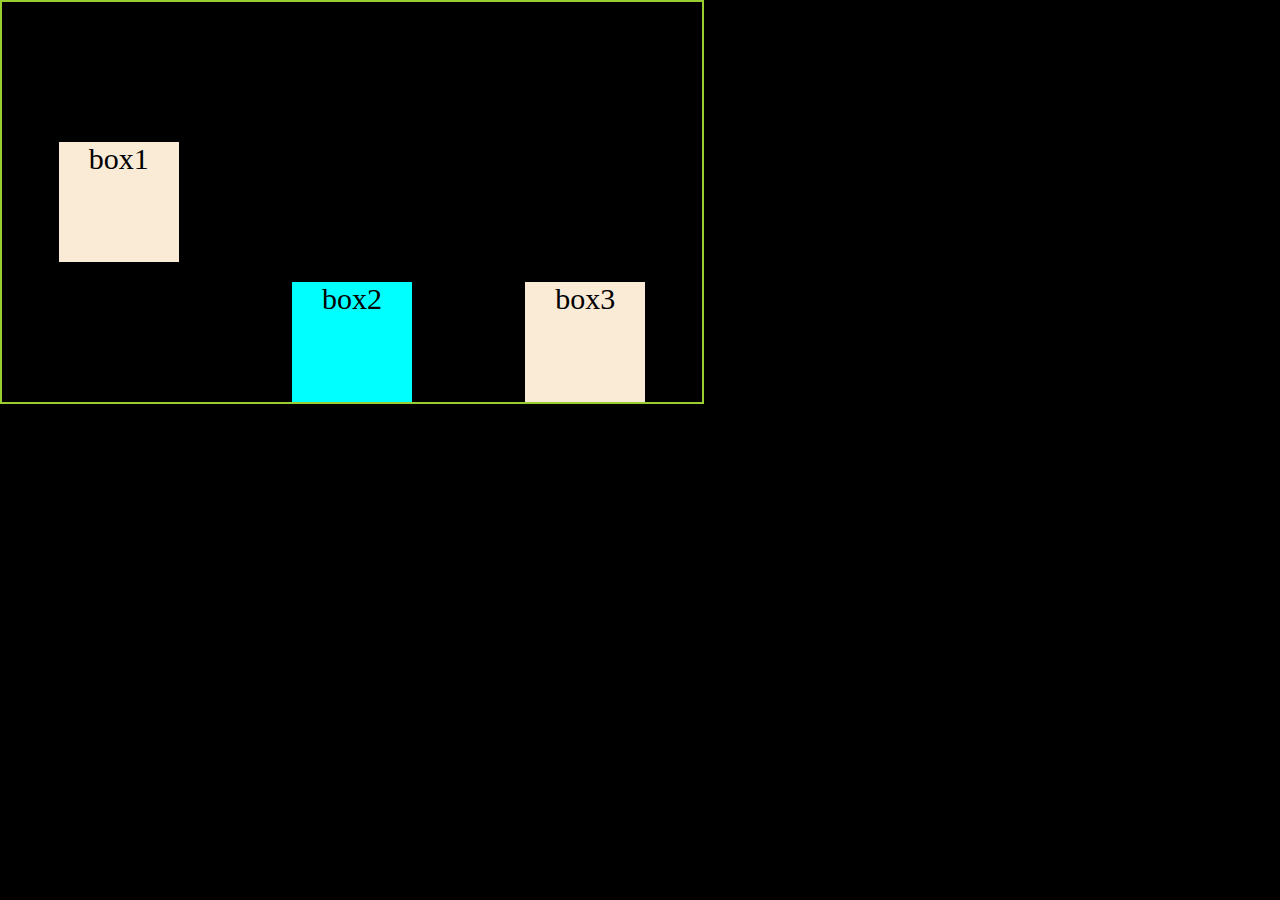
<file: exercize/index.html>
<!DOCTYPE html>
<html lang="en">
<head>
    <meta charset="UTF-8">
    <meta name="viewport" content="width=device-width, initial-scale=1.0">
    <title>css-flex box</title>
</head>
<body>
    <style>
        body{
            margin: 0;
            padding: 0;
            background:black;
            font-size: 20px;
            color: white;
        }
        .flex-container-box{
            border: 2px solid yellowgreen;
            max-width: 700px;
            margin: 120 auto;
            height: 400px;
            display: flex;
           justify-content:center ;
           justify-content: space-around;
            
            align-items:center ;
        

        }
       .flex-item {width: 120px;
        height: 120px;
        background:antiquewhite;
        color: black;
        text-align: center;
        font-size: 30px;
        

        }
        .item-2{
            background: aqua;
            align-self: flex-end;
        }
        .item-3{
            background: rgb(rgb(43, 202, 181), green, blue);
            align-self: end;
            
        }

    </style>
    <section class="flex-container-box">
<div class="flex-item">box1</div>
<div class="flex-item item-2">box2</div>
<div class="flex-item item-3">box3</div>
    </section>
</body>
</html>
</file>
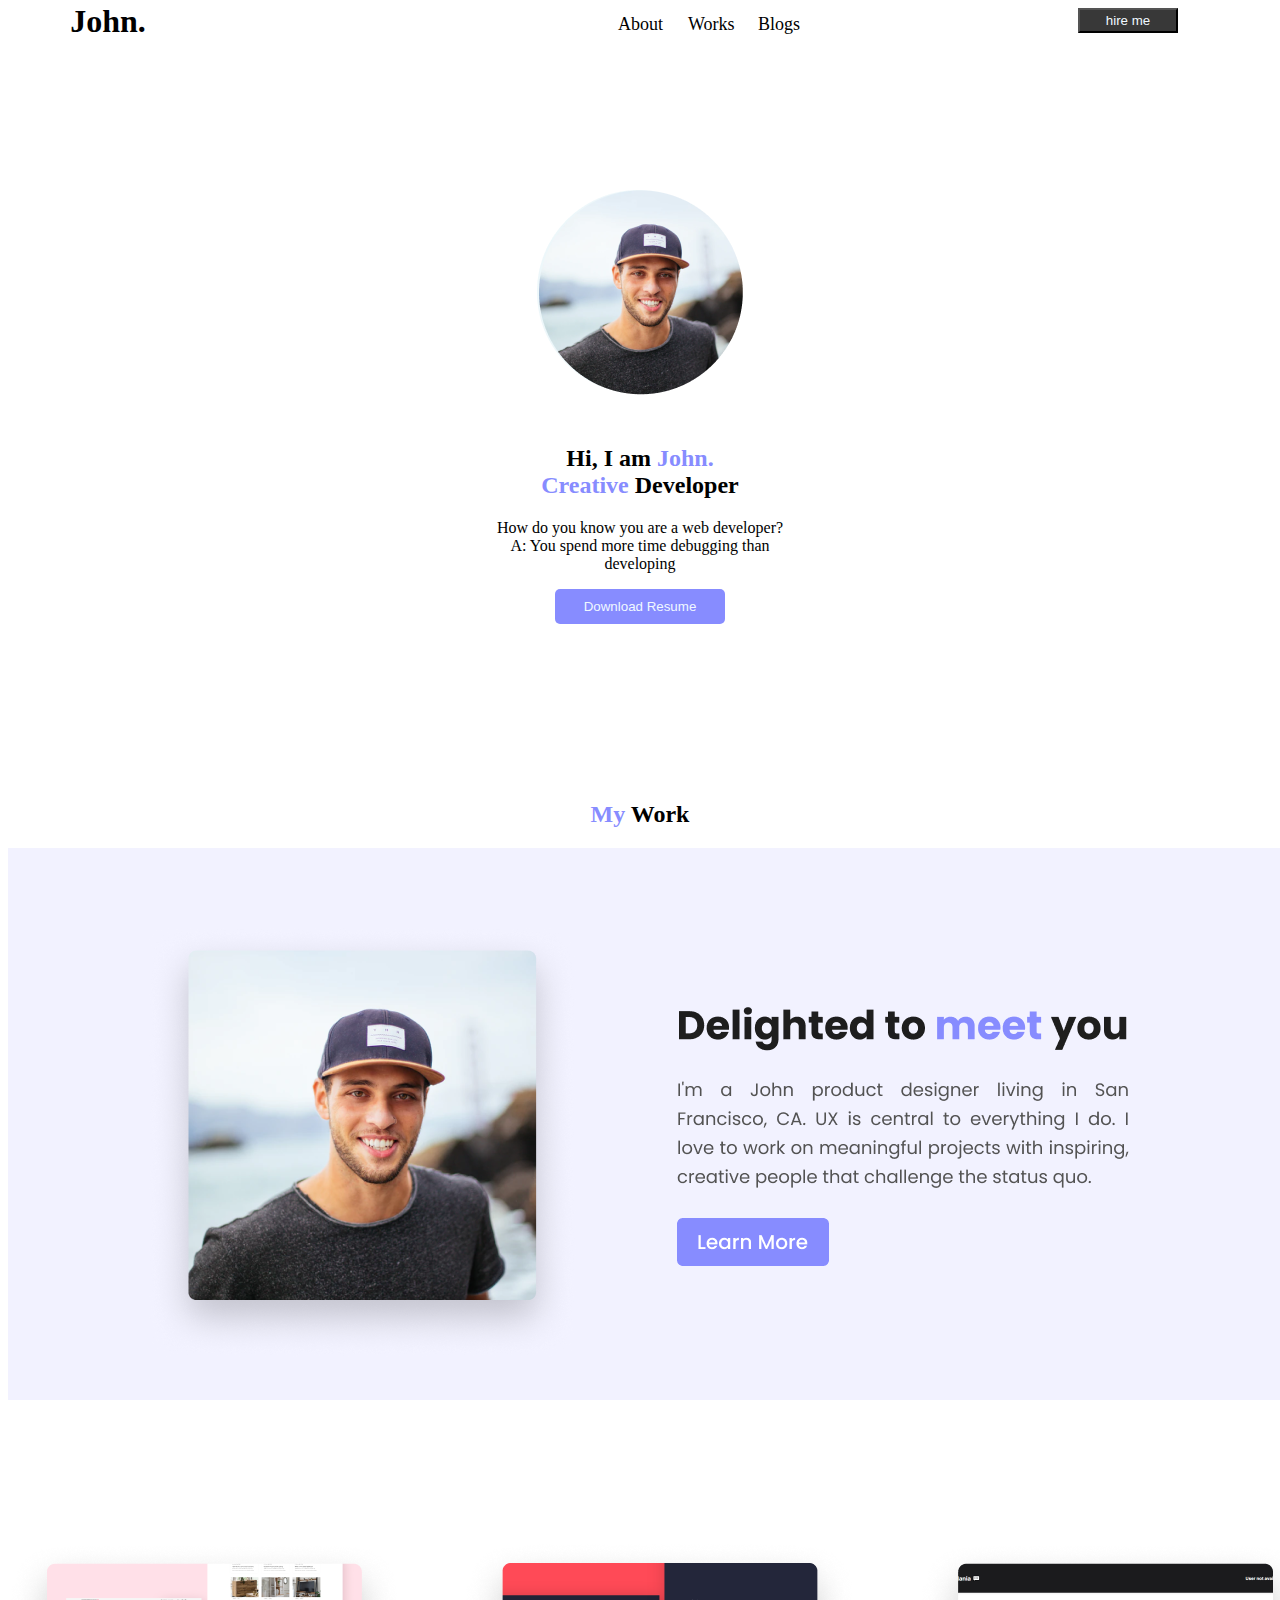
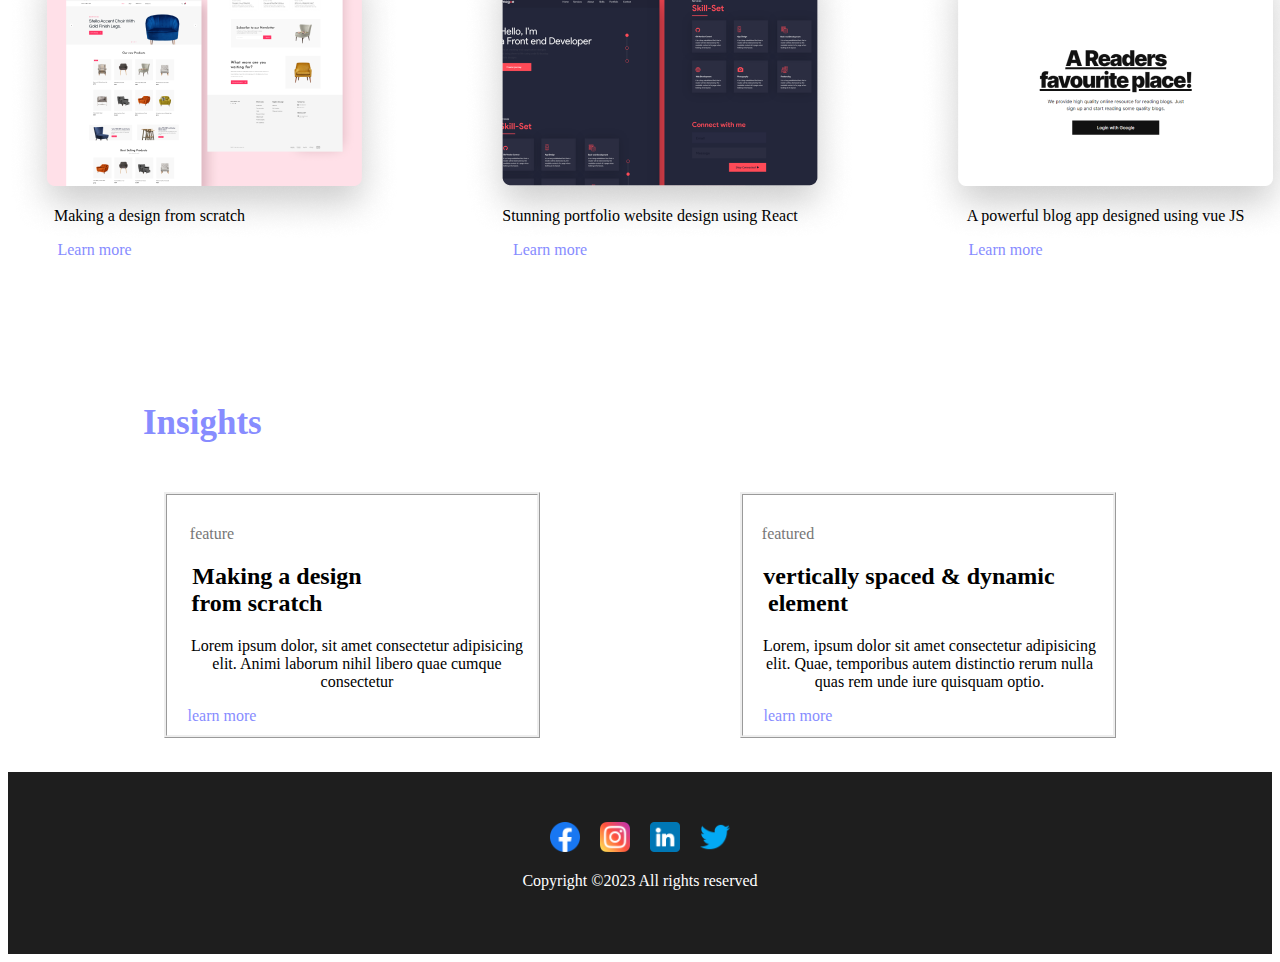
<file: flex-box/index.html>
<!DOCTYPE html>
<html lang="en">
<head>
    <meta charset="UTF-8">
    <meta name="viewport" content="width=device-width, initial-scale=1.0">
    <title>Document</title>
    <link rel="stylesheet" href="style.css">
</head>
<body>
    <header>
           <div class="container header-container">
            <div>
                <h1 class="logo">
                    John.
                </h1>
              <!-- nav section -->
            </div>
               <nav>
                <ul>
                  <li >
                        <a href="#" class="nbt-1">About</a>
                    </li> 
                       <li>
                        <a href="#" class="nbt-2">Works</a>
                    </li> 
                         <li>
                            <a href="#" class="nbt-3">Blogs </a>
                        </li> 
                </ul>
               
                <button class="nav-btn">
                    <a href ="#">hire me</a>
                </button>
              
              </nav>
         </div>
        </header>
        <!-- hero sectio -->
        <section class="flex-container-box">
            <div class="h-img">
                <img src="logo.png" alt="hero image">
            </div>
            <div class="flex-box">
                <h2>
                    Hi, I am <b class="h-colo"> John. <br> Creative </b> 
                    Developer
                </h2>
             <p class="about-p">
                        How do you know you are a web developer? A:  You spend more time debugging than developing
                    </p>
                 <button class="hero-btn2">
                        <a href="#">Download Resume</a>
                    </button>
            </div>
            
        </section>
        <h2>
            <b class="hclo-1">My</b> Work
        </h2>

        <section class="about">
            <div>
                <img src="blog image.png" alt="">
            </div>
        </section>

        <!-- product section -->

       <main>
        <section class="main-section-container">
            <div class="product">
                <div class="box-1">
                    <img src="hr1.png" alt="">
                    <p class="inf-p1">
                        Making a design from scratch
                    </p>
                    <a href="#" class="bto-1">Learn more</a>
                </div>
                <div class="box-2">
                    <img src="hr2.png" alt="">
                        <p class="inf-p2">
                            Stunning portfolio website design using React
    
                        </p>
                        <a href="#" class="bto-2">Learn more</a>
                   
                </div>
                <div class="box3">
                    <img src="hr3.png" alt="">
                    <p class="inf-p3">
                    A powerful blog app designed using vue JS

                    </p>
                    <a href="#" class="bto-3">Learn more</a>
                </div>

            </div>
        </section>
        <h2 class="ins-1">
            Insights
        </h2>

        <section class="final-container">
            <div class="final-blog">
                <div class="final-box-1">
                    <a href="#" class="bt-fea-1">feature</a>
                    
                        <h2 class="lst-hed">
                            Making a design 
                        </h2>
                        <h2 class="lst-hed2">from scratch </h2>
                   
                    <p class="lst-p1">
                        Lorem ipsum dolor, sit amet consectetur adipisicing elit. Animi laborum nihil libero quae cumque consectetur 

                    </p>
                    <a href="#" class="fntl-b1">learn more</a>

                </div>
                <div class="final-box-2">
                    <a href="#" class="bt-fea-2">featured</a>
                    <h2 class="lsb-1">
                        vertically spaced & dynamic
                    </h2>
                    <h2 class="lsb-2"> element</h2>
                    <p class="lst-p2">
                        Lorem, ipsum dolor sit amet consectetur adipisicing elit. Quae, temporibus autem distinctio rerum nulla quas rem unde iure quisquam optio.
                    </p>
                    <a href="#" class="fnl-b2">learn more</a>

                </div>

            </div>
          
        </section>
       </main>
<footer class="footer-container">
    <div class="footer-icons">
<div class="ftr-icn1">
<img src="facebook (1).png" alt="fb">
</div>
<div class="ftr-icn2">
    <img src="instagram.png" alt="">
</div>
<div class="ftr-icn3">
    <img src="linkedin.png" alt="" class="lnd-siz">
</div>
<div class="ftr-icn4">
    <img src="twitter.png" alt="">
</div>
</div>
<div class="p-fnl">  <p>
    Copyright ©2023 All rights reserved 
   </p> </div>
</footer>
</body>
</html>
</file>
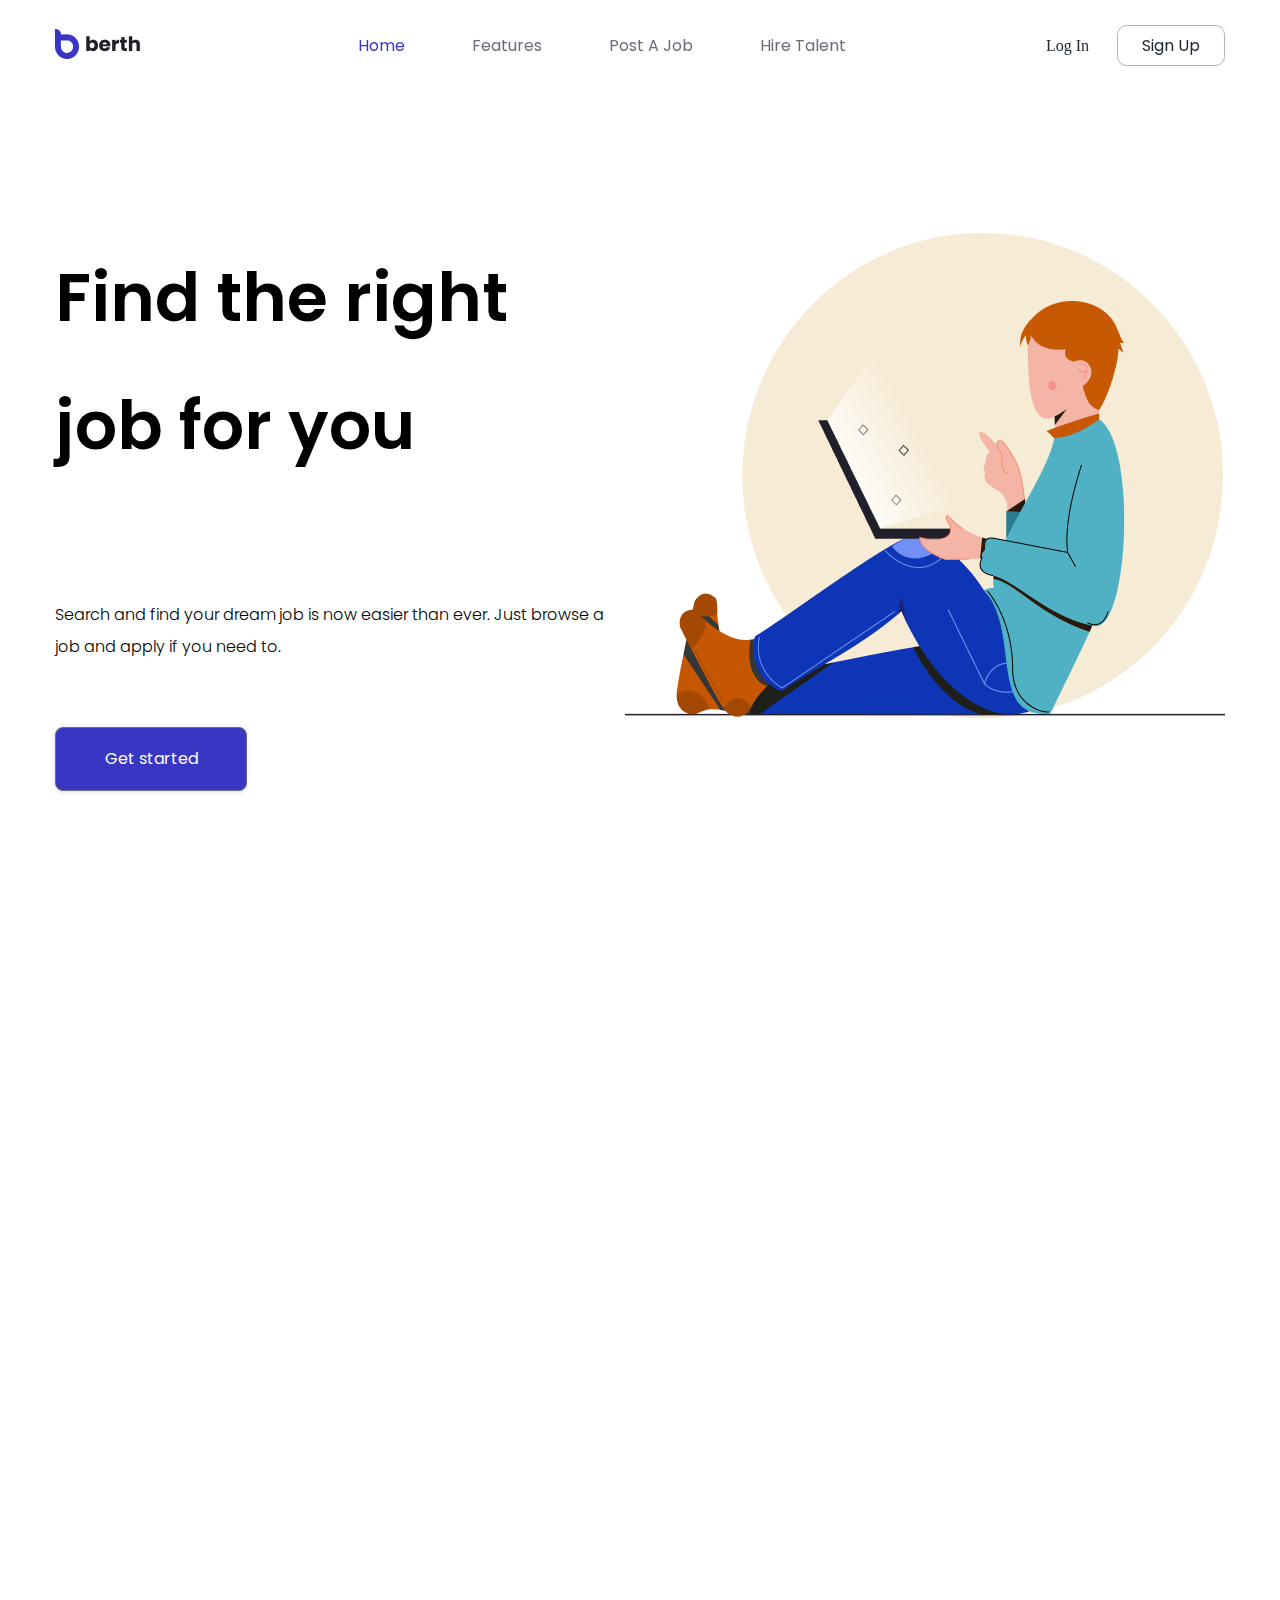
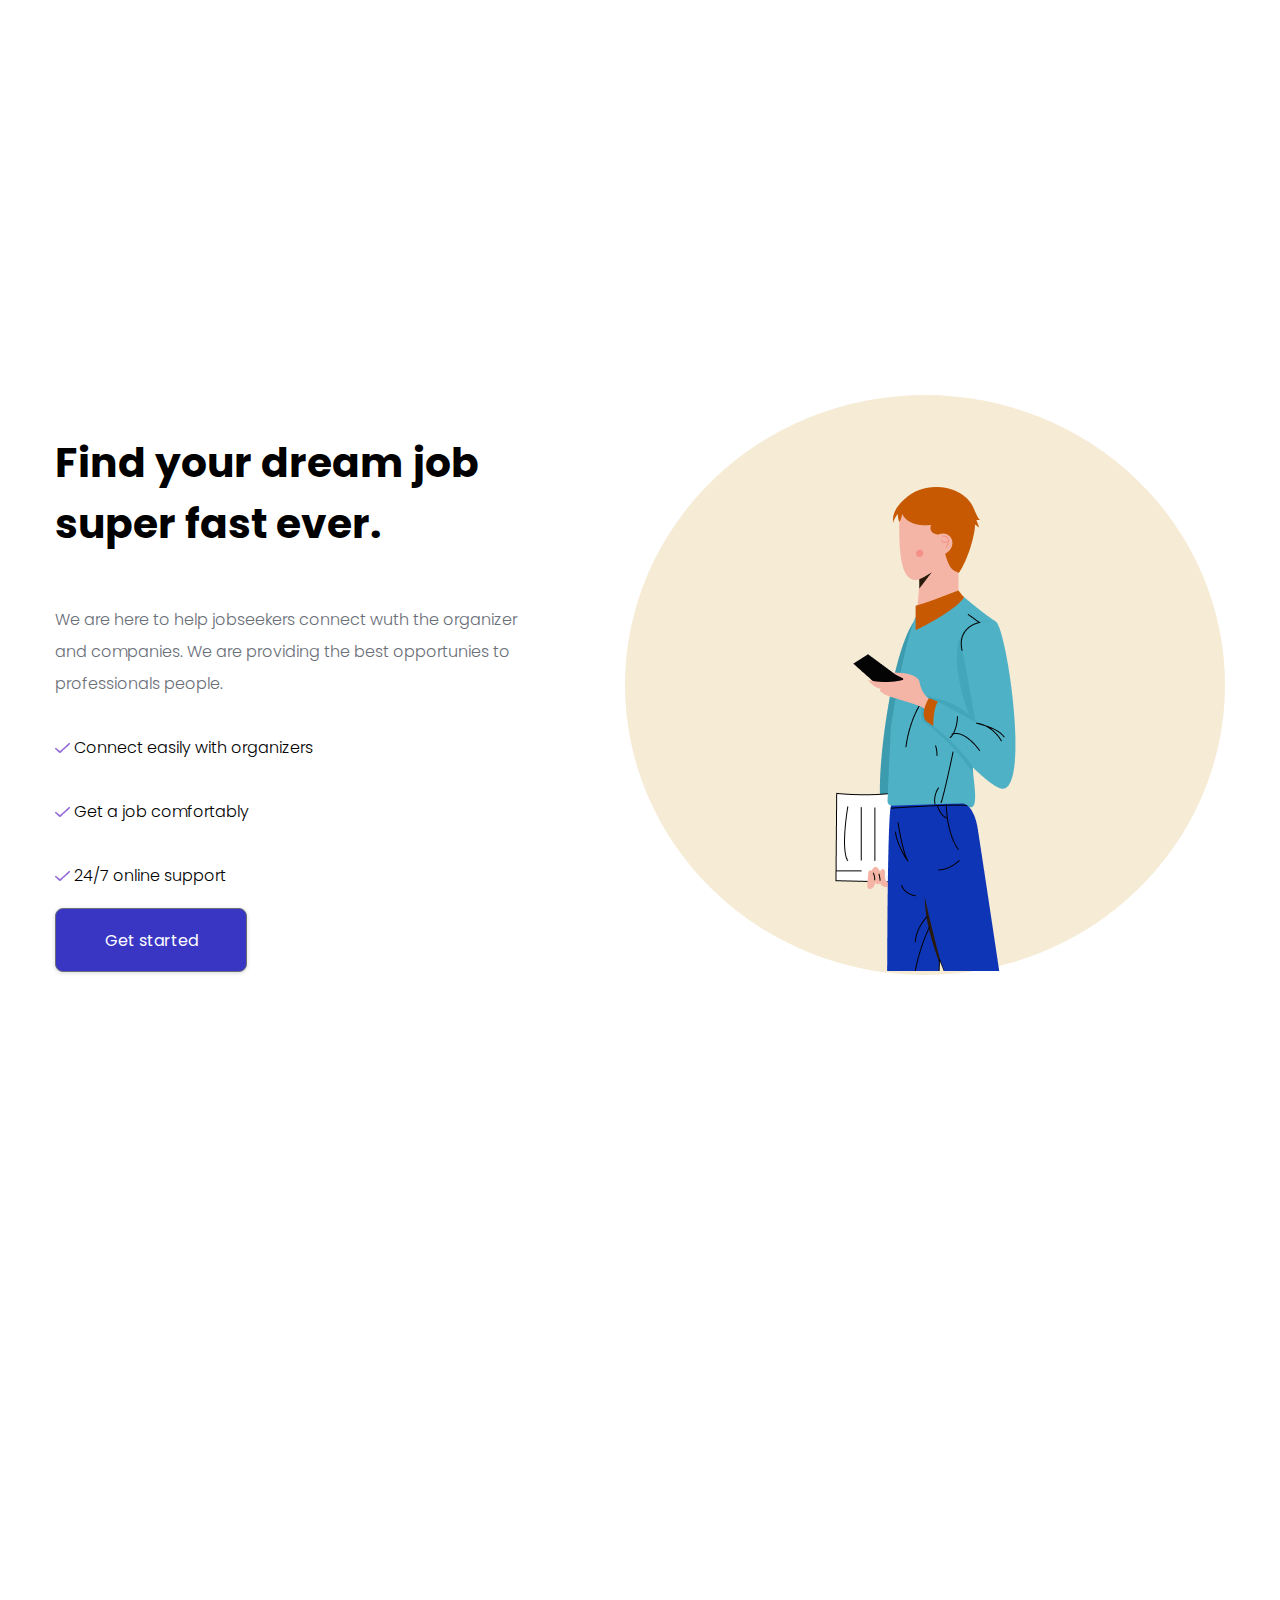
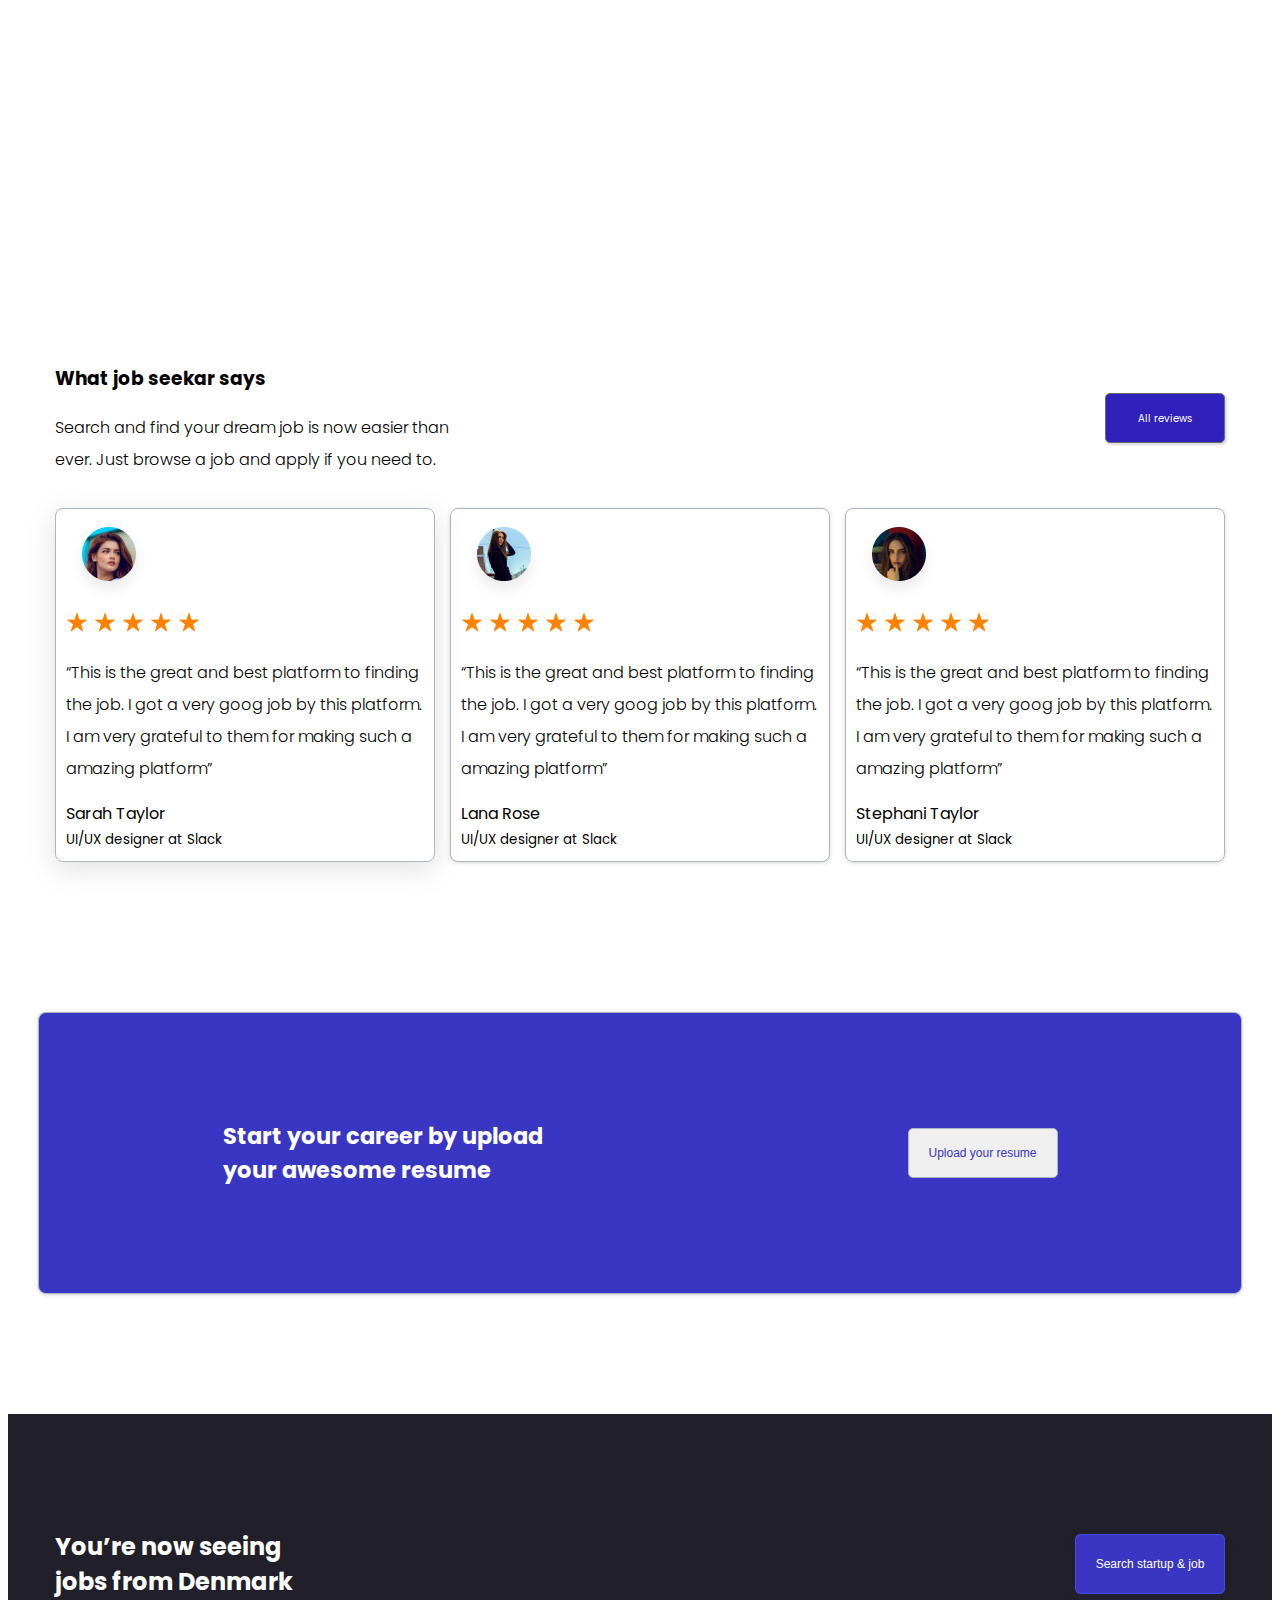
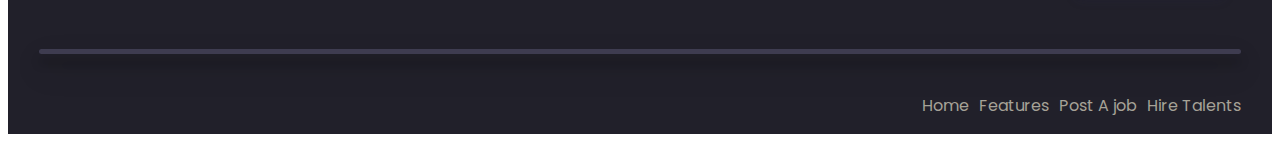
<file: grid convrt/index.html>
<!DOCTYPE html>
<html lang="en">
<head>
    <meta charset="UTF-8">
    <meta name="viewport" content="width=device-width, initial-scale=1.0">
    <link rel="preconnect" href="https://fonts.googleapis.com">
<link rel="preconnect" href="https://fonts.gstatic.com" crossorigin>
<link href="https://fonts.googleapis.com/css2?family=Poppins:ital,wght@0,100;0,200;0,300;0,400;0,500;0,600;0,700;0,800;0,900;1,100;1,200;1,300;1,400;1,500;1,600;1,700;1,800;1,900&display=swap" rel="stylesheet">
    <title>Document</title>
    <link rel="stylesheet" href="style.css">
    <link href="https://unpkg.com/aos@2.3.1/dist/aos.css" rel="stylesheet">
</head>
<body>
    <!-- headersection -->
   <header>
   <div class="container header-wrapper"data-aos="fade-up-right">
    <div class="logo">
        <img src="Logo.png" alt="logo image">
    </div>
    <!-- navigation section -->
    <nav>
        <ul>
            <li>
                <a href="#" class="active">Home</a>
            </li>
            <li>
                <a href="#">Features</a>
            </li>
            <li>
                <a href="#">Post A Job</a>
            </li>
            <li>
                <a href="#">Hire Talent</a>
            </li>
        </ul>
    </nav>
    <!-- butoon group -->
    <div class="btn-header">
        <a href="#">Log In</a>
        <a href="#" class="btn-signup">Sign Up</a>
     </div>
   </div>

   </header>

<!-- hero section -->
<main>
    <section class="hero">
<div class="container hero-wrapper">
<div class="hero-box">
    <h1>
        Find the right job for you 
    </h1>
    <p>
        Search and find your dream job is now easier than ever. Just browse a job and apply if you need to.
    </p>
    <button class="hero-btn">
        <a href="#" class="hr-b">Get started</a>
    </button>
</div>
<div class="hero-box2">
    <img src="heroimage.png" alt="">

</div>
</div>
</section> 

<!-- partner section section -->

<section class="partner-sec"data-aos="fade-up-right" >
    <div class="container partner-wrapper">
       <div class="partner-content">
        <div class="partner-box1">
            <h2>
                Associated with
            </h2>
        </div>
       </div>
   <div class="partner-cmp">
         
    <div class="partner-box2">
        <img src="nerd.png" alt="">
    </div>
   
    <div class="partner-box 4">
        <img src="indeed.png" alt="">
    </div>
   
    <div class="partner-box 5">
        <img src="richf.png" alt="">
    </div>
   
    <div class="partner-box 6">
        <img src="netflix.png" alt="">
    </div>
    
    <div class="partner-box 7">
        <img src="shine.png" alt="">

     </div>

   </div>


    </div>
</section>

<!-- work system content -->

<section class="work-sec">
    <div class="container policy-wrapper" data-aos="fade-up-right">
        <div class="cont-policy">
            <div class="content-plc">
                <h2>How it works</h2>
                <p>
                    Search and find your dream job is now easier than ever. <br> Just browse a job and apply if you need to.
                </p>
            </div>
           </div>

            <div class="feature-box">
                <div class="ftr-bx1">
                    <div class="im-bx1">
                     <img src="profile.png" alt="">
                    </div>
                     <h3>Make a Profile</h3>
                     <p>Make job profile then Build and boost your great profile with proper way. It’s so easy to get started.</p>
                    <a href="#" class="bt1">Learn more</a>
                </div>
                <div class="ftr-bx2">
                   <div class="im-bx2">
                    <img src="openfile.png" alt="">
                   </div>
                   <h3>Upload CV</h3>
                   <p>Make job profile then Build and boost your great profile with proper way. It’s so easy to get started.</p>
                    <a href="#">Learn more</a>
                   </div>
               
                <div class="ftr-bx3">
                   <div class="im-bx3">
                    <img src="clock.png" alt="">
                   </div>
                   <h3>Schedule Interview</h3>
                   <p>Make job profile then Build and boost your great profile with proper way. It’s so easy to get started.</p>
                   <a href="#">learn more</a>
                </div>

            </div>
         </div>
       </div>
     </section>
<!-- mr.beast section -->

<section class="beast-mr">
    <div class="container dream-wrapper">
        <div class="dr-box">
            <h2>Find your dream job super fast ever.</h2>
            <p><span> We are here to help jobseekers connect wuth the organizer and companies. We are providing the best opportunies to professionals people.</span> </p>
            
            <p>
                <img src="tick.png" alt=""> Connect easily with organizers
               
            </p>
            
            <p>
                <img src="tick.png" alt="">  Get a job comfortably
            </p>
            
            <p>
                <img src="tick.png" alt="">  24/7 online support
            </p>

            <button class="mr-btn">
                <a href="#" class="a-bt">Get started</a>
            </button>
        </div>
        <div class="photo-bst">
            <div class="mr-pht">
                <img src="mr beast.png" alt="">
    
            </div>
        </div>
    </div>
</section>

<!-- jobs section -->

<section class="jobs-sec">
<div class="container jobs-wrapper"data-aos="fade-up" >

    <div class="feature">
        <h2>
            Latest featured jobs
        </h2>
        <p>Search and find your dream job is now easier than ever. <br> Just browse a job and apply if you need to.</p>
    </div>
   
    <div class="jobs-section">
       
        <div class="jbs-sec1">
            <h2>
                Senior UX/UI Developer with strong Designer skills
            </h2>
            <div>
                <img src="locatin.png" alt="">
            </div>
            <div class="inbox-sec1">
                <div>
                    <img src="slac.png" alt="">
                </div>
                    <div class="cmp-time1">
                      Slack <br> <small class="cm-date1">5 days to go</small>
                </div>
                    <button class="jbs-btn1"><a href="#" class="a-inb1">Apply</a>
                    </button>
                </div>
               </div>
        
        <div class="jbs-sec2">
            <h2>UI/UX Desginer with 5 Year Experience</h2>
            <div>
                <img src="locatin.png" alt="">
            </div>
            <div class="inbox-sec2">
                <div>
                    <img src="fivre.png" alt="">
                </div>
                <div class="cmp-time2">
                    Fiverr <br>
                    <small class="cm-date2">5 days to go</small>
                </div>
            <button class="jbs-btn2"> 
                <a href="#" class="a-inb2">Apply</a>
            </button>
        </div>
        </div>
            
       
        <div class="jbs-sec3">
            <h2>Senior Web Developer 5 Year Experience</h2>
            <div>
                <img src="locatin.png" alt="">
            </div>
            <div class="inbox-sec3">
                <div>
                    <img src="upwork.png" alt="">
                </div>
                <div class="cmp-time3">
                    Upwork <br>
                    <small class="cm-dte3">5 days to go</small>
                </div>
                <button class="jbs-btn3">
                    <a href="#" class="a-inb3">Apply</a>
                </button>
            </div>
        </div>
       
        <div class="jbs-sec4">
            <h2>UI/UX Desginer with 5 Year Experience</h2>
            <div><img src="locatin.png" alt="">
            </div>
            <div class="inbox-sec4">
                <div>
                    <img src="deibble.png" alt="">
                </div>
                <div class="cmp-time4">
                    Dribble <br>
                <small class="cm-date4">
                    5 days to go
                </small></div>
                <button class="jbs-btn4">
                    <a href="#" class="a-inb4">Apply</a>
                </button>
            </div>
        </div>
       
        <div class="jbs-sec5">
            <h2>Senior Web Developer 5 Year Experience</h2>
            <div>
                <img src="locatin.png" alt="">
            </div>
            <div class="inbox-sec5">
                <div>
                    <img src="be.png" alt="">
                </div>
                <div class="cmp-time5">
                    Behance <br>
                <small class="cm-date5">5 days to go</small>
            </div>
                <button class="jbs-btn5">
                    <a href="#" class="a-inb5">Apply</a>
                </button>
            </div>
        </div>
       
        <div class="jbs-sec6">
            <h2>Senior UX/UI Developer with strong Designer skills</h2>
            <div>
                <img src="locatin.png" alt="">
            </div>
            <div class="inbox-sec6">
                <div>
                    <img src="linkedin.png" alt="">
                </div>
                <div class="cmp-time6">
                    Linkedin <br>
                <small class="cm-date6">5 days to go</small></div>
                <button class="jbs-btn6">
                    <a href="#" class="a-inb6">Apply</a>
                </button>
            </div>
            
        </div>
        
</div>
<button class="fnl-btn">
    <a href="#" class="a-fnl">Show more</a>
</button>
</section>

<!-- comment & ratting section -->

<section class="rating-sec">
<div class="container rating-wrapper">

<div class="heading-cnt">
    <div class="rating-box1">
        <h3>
            What job seekar says
        </h3>
        <p>
            Search and find your dream job is now easier than ever. Just browse a job and apply if you need to.
        </p>
        </div>
        <button class="reviews-btn"><a href="#" class="rvs-btn">All reviews</a></button>
</div>



<div class="review-box">
    <div class="rating-box2">
        <div>
            <img src="sarah.png" alt="">
        </div>
        <div>
            <img src="ratingicn.png" alt="">
        </div>
        <p>
            “This is the great and best platform to finding the job. I got a very goog job by this platform. I am very grateful to them for making such a amazing platform”
        </p>
        Sarah Taylor <br> <small>
            UI/UX designer at Slack 
        </small>
        </div>
        
        <div class="rating-box3">
        <div>
            <img src="Lana.png" alt="">
        </div>
        <div>
            <img src="ratingicn.png" alt="">
        </div>
        <p>
            “This is the great and best platform to finding the job. I got a very goog job by this platform. I am very grateful to them for making such a amazing platform”
        </p>
        Lana Rose <br> <small>
            UI/UX designer at Slack 
        </small>
        </div>
        
        <div class="rating-box4">
        <div>
            <img src="stepheni.png" alt="">
        </div>
        <div>
            <img src="ratingicn.png" alt="">
        </div>
        <p>
            “This is the great and best platform to finding the job. I got a very goog job by this platform. I am very grateful to them for making such a amazing platform”
        </p>
        Stephani Taylor<br> <small>
            UI/UX designer at Slack 
        </small>
        </div>
</div>

</div>
</section>


<!-- resume section -->
<section class="resume-sec">
<div class="container resume-wrapper">
<div class="resume-upl">
    <h2>
        Start your career by upload your awesome resume
    </h2>
</div>
<button class="upl-btn"> <a href="#" class="upl-a">Upload your resume</a></button>
</div>
</section>

</main>
<script src="https://unpkg.com/aos@2.3.1/dist/aos.js"></script>
<script>
    AOS.init({
        duration: 400,
    });
  </script>
   
  

<!-- footer section -->
<section class="footer-sec">

<div class="container footer-wrapper">

    <div class="dnmrk-job">

        <div class="mrk-jbs">
   <h2>
    You’re now seeing jobs from Denmark
   </h2>
</div>
<button class="search-btn"> 
    <a href="#">Search startup & job</a>
    </button>
</div>


<div class="menu-sec">
    <ul>
        <li>
            <a href="#">Home</a>
        </li>
        <li><a href="#">Features</a>
        </li>
        <li><a href="#">Post A job</a>
        </li>
       <li>
        <a href="#">Hire Talents</a>
       </li>
    </ul>
   

</div>
</div>
</section>

</body>
</html>
</file>
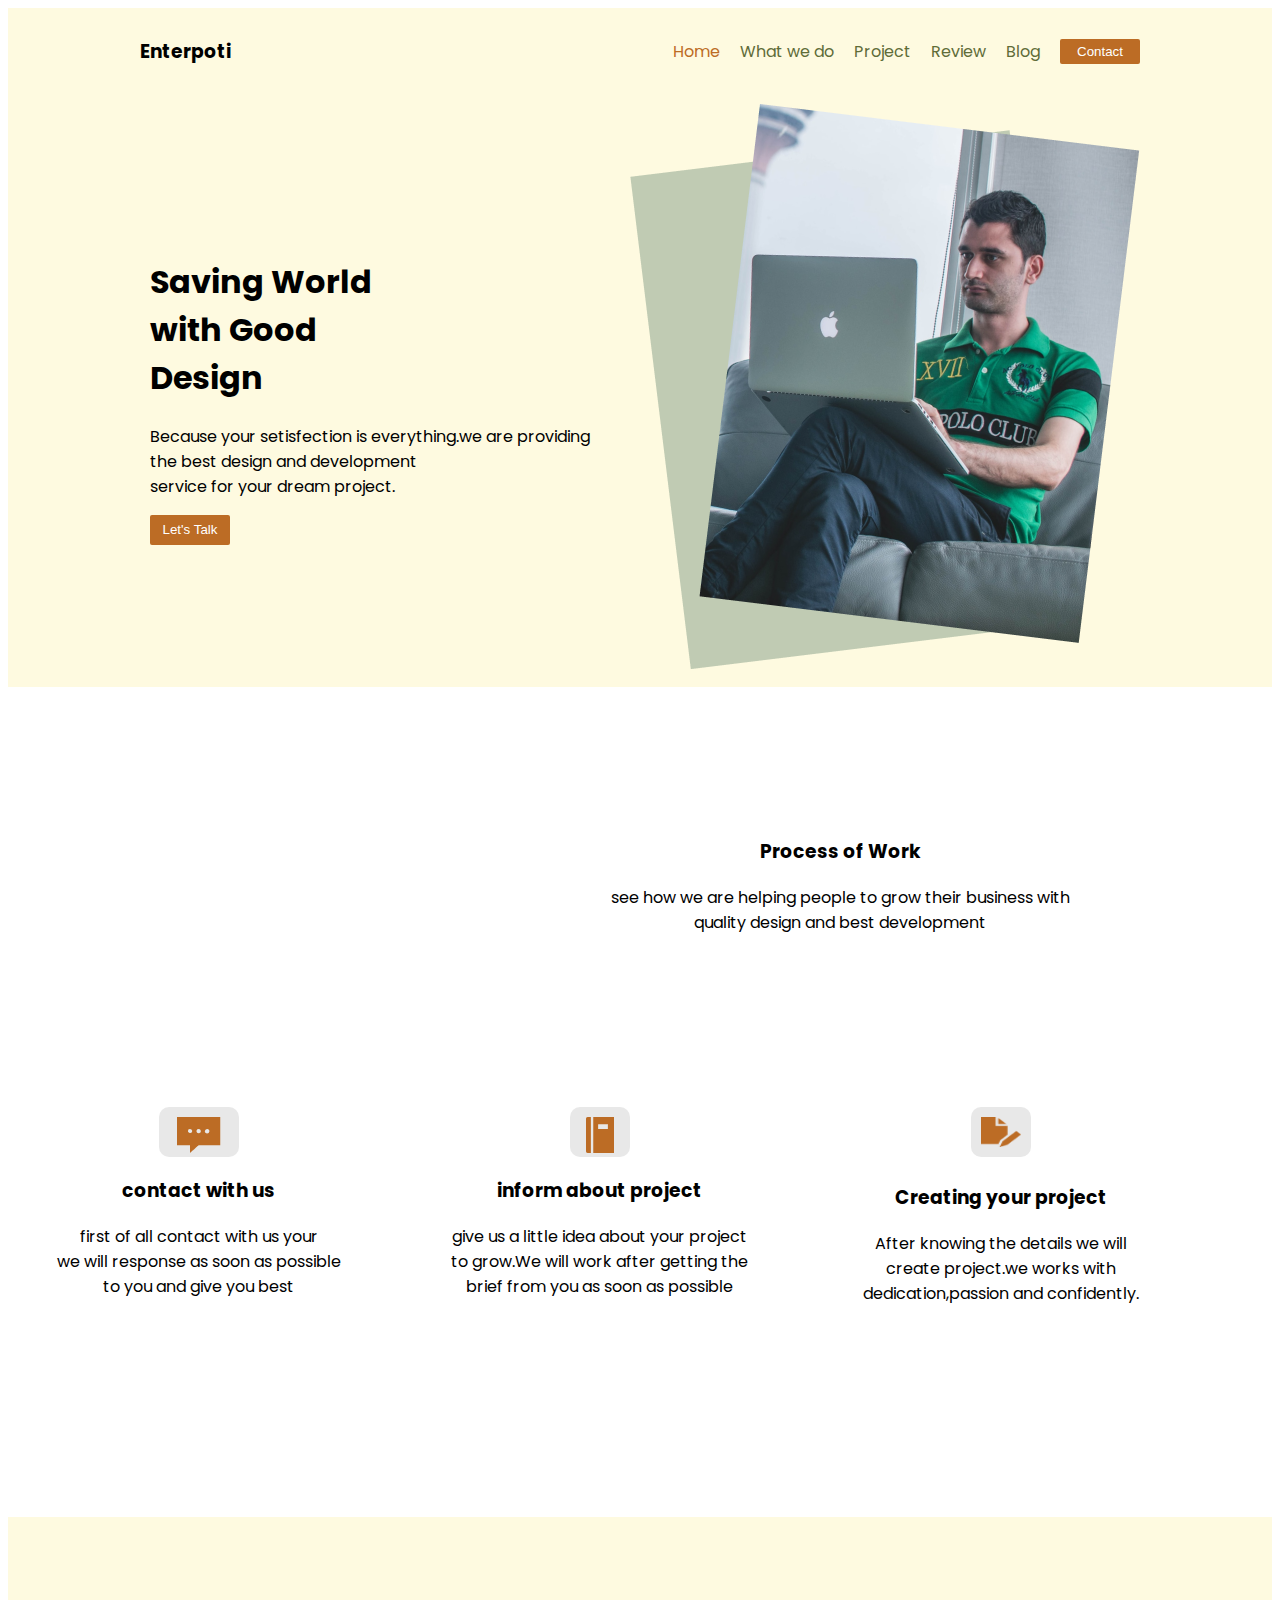
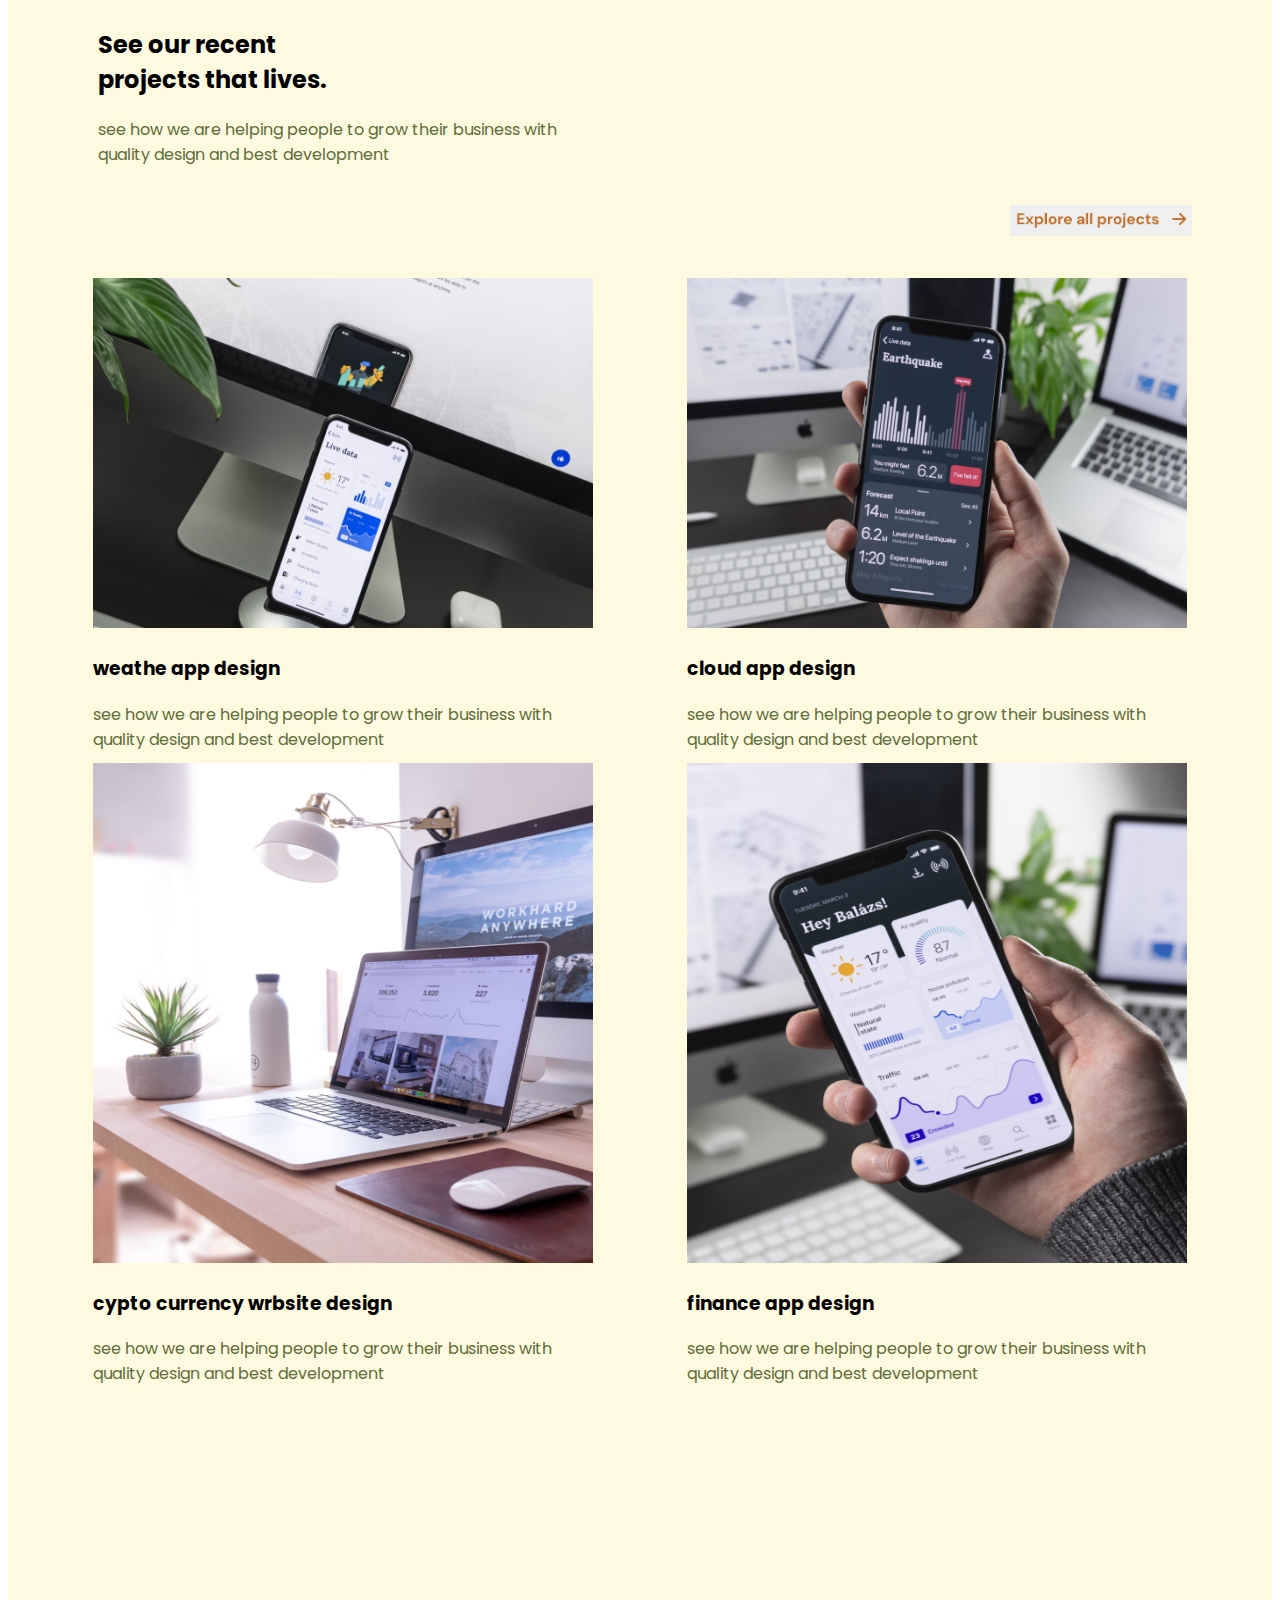
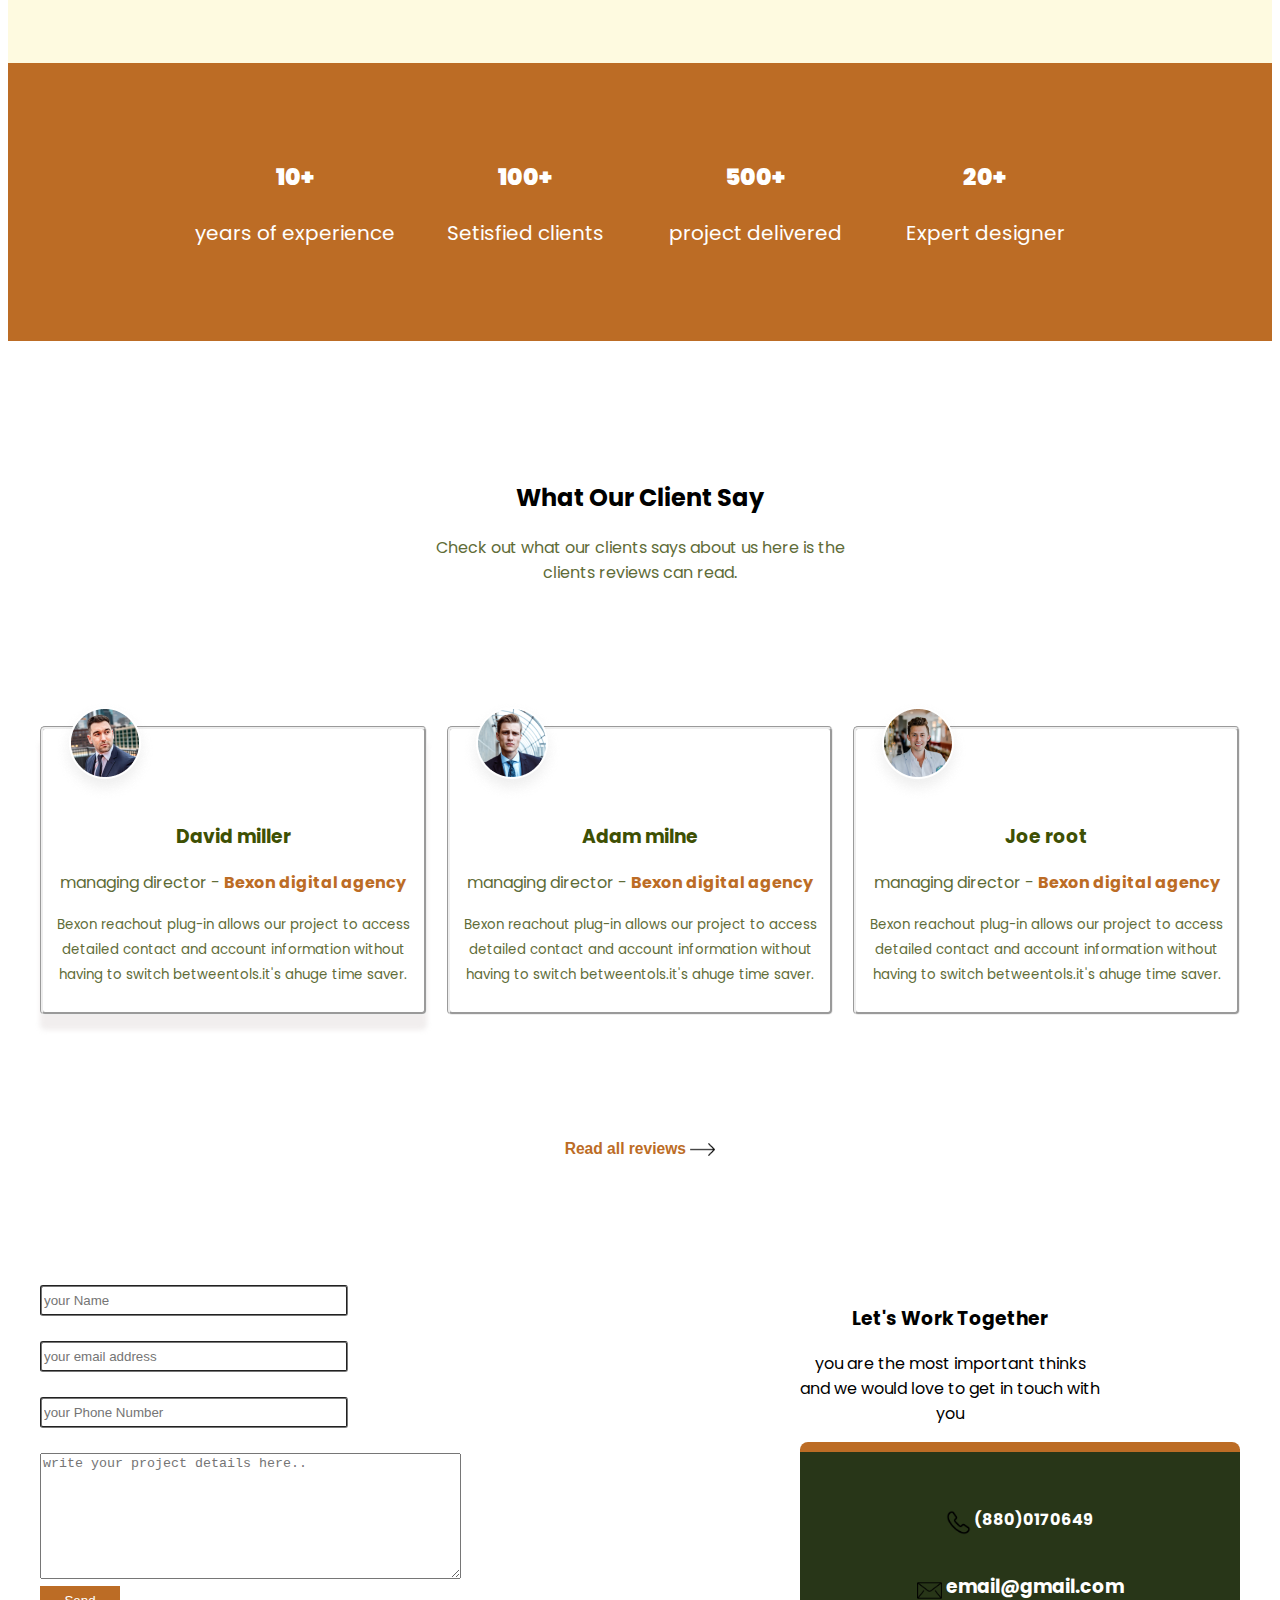
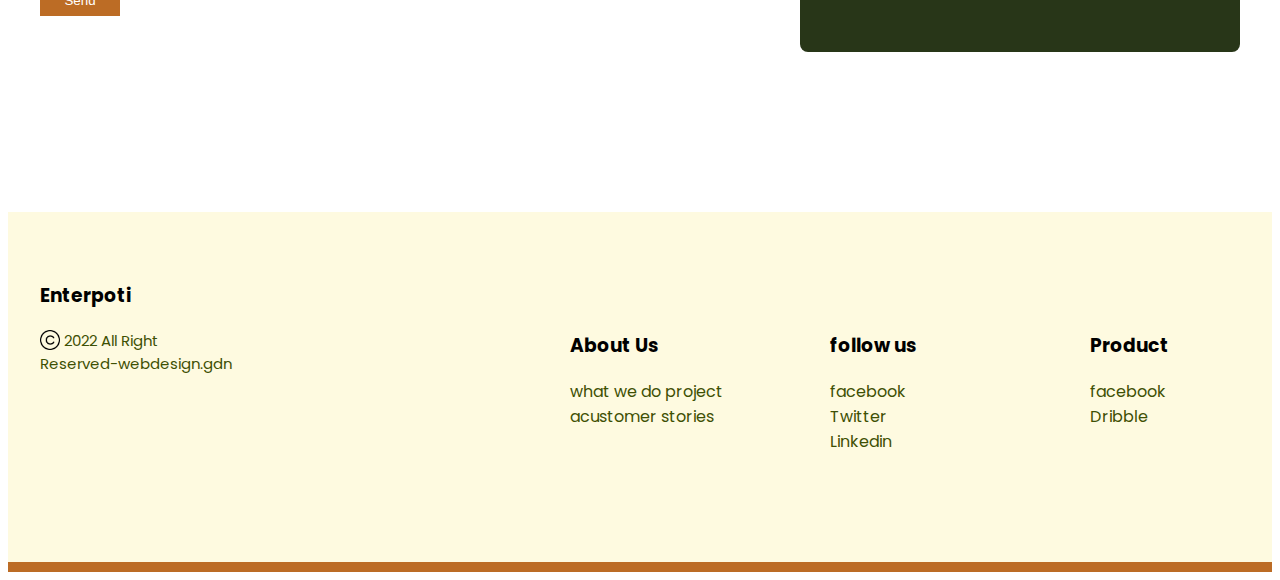
<file: responsive web/index.html>
<!DOCTYPE html>
<html lang="en">
<head>
    <meta charset="UTF-8">
    <meta name="viewport" content="width=device-width, initial-scale=1.0">
    <link rel="preconnect" href="https://fonts.googleapis.com">
<link rel="preconnect" href="https://fonts.gstatic.com" crossorigin>
<link href="https://fonts.googleapis.com/css2?family=Poppins:ital,wght@0,100;0,200;0,300;0,400;0,500;0,600;0,700;0,800;0,900;1,100;1,200;1,300;1,400;1,500;1,600;1,700;1,800;1,900&display=swap" rel="stylesheet">
    <title>Responsive</title>
       <link rel="stylesheet" href="style.css">
</head>
<body>

    <!-- header-section -->
    <header>
        <section class="header-container">
        <div class="header-content">
            <div class="logo">
                <h3>Enterpoti</h3>
            </div>
            <!-- navigation-section -->
            
            <nav>
                <a href="#" class="home-hed">Home</a>
                        <a href="#" class="hed-lnk">What we do</a>
                        <a href="#" class="hed-lnk">Project</a>
                        <a href="#" class="hed-lnk">Review</a>
                        <a href="#" class="hed-lnk">Blog</a>
                <button class="nav-btn">
              <a href="#" class="nav-btn">Contact</a>
                </button>
            </nav>
        </div>
    </section>
       
    </header>

    <!-- Hero section -->
    <section class="hero-container">
        <div class="content-box">
            <div class="content-inside">
                <h1>
                    Saving World <br> with Good <br> Design
                </h1>
                <p>
                    Because your setisfection is everything.we are providing the best design and development <br> service for your dream project.
                </p>
                <button class="content-bx-btn">
                    <a href="#" class="hero-btn">Let's Talk</a>
                </button>
            </div>
            <div class="content-inside2">
                <img src="hero.png" alt="john photo" class="hero-img">
            </div>

        </div>

    </section>
<!-- hero blog -->
<section class="hr-bg">
    <div class="blog-box-1">
        <h3>
            Process of Work
        </h3>
        <p>
            see how we are helping people to grow their business with quality design and best development
        </p>
    
    </div>
</section>

    <section class="blog-container">
        
        
        
            <div class="blog-box-2">
               <div class="hr-im">
                <img src="msg.png" alt="">
               </div>
                <h3>
                    contact with us
                </h3>
                <p>
                    first of all contact with us your <br> we will response as soon as possible  to you and give you best
                </p>
             </div>
    
             <div class="blog-box-3">
                <div class="hr-im2">
                    <img src="Union.png" alt="">
                </div>
                    <h3>
                        inform about project
                    </h3>
                    <p>
                        give us a little idea about your project to grow.We will work after getting the brief from you as soon as possible
                    </p>
                
             </div>
    
    <div class="blog-box-4">
      <div class="hr-im3">
        <img src="Union (1).png" alt="">
      </div>
        <h3>
    Creating your project
        </h3>
        <p>
            After knowing the details we will create project.we works with dedication,passion and confidently.
    
        </p>
    </div>
        </section>

        <!-- main section -->
<section class="mn-container">
    <div class="strt-sec">
        <h2>
See our recent <br> projects that lives.
        </h2>
        <p class="cnt-1">
            see how we are helping people to grow their business with quality design and best development
        </p>
    </div>
    <button class="mn-btn">
<img src="btn.png" alt="">
    </button>
</section>
        <section class="item-container">
            <div class="item-1">
                <div class="blg-im1">
                    <img src="im1.png" alt="">
                </div>
                <h3>
                    weathe app design
                </h3>
                <p class="cnt-i1">
                    see how we are helping people to grow their business with quality design and best development 
                </p>
            </div>
            <div class="item-2">
                <div class="blg-im2">
                    <img src="im2.png" alt="">
                </div>
                <h3>
                    cloud app design
                </h3>
                <p class="cnt-i2">
                    see how we are helping people to grow their business with quality design and best development 
                </p>


            </div>
        </section>

        <section class="item2-container">
            <div class="item-3">
                <div class="im-sec">
                    <img src="rt.png" alt="">
                </div>
                <h3>
                    cypto currency wrbsite design
                </h3>
                <p class="cnt-i3">
                    see how we are helping people to grow their business with quality design and best development  
                </p>

            </div>
            <div class="item-4">
                <div class="im-sec2">
                    <img src="blg4.png" alt="">
                </div>
                <h3>
                    finance app design
                </h3>
                <p class="cnt-i5">
                    see how we are helping people to grow their business with quality design and best development     
                </p>

            </div>

        </section>

        <!-- work experience -->

        <section class="exp-container">
            <div class="bxc-1">
                <h3 class="bx-hd1">
                    <b>
                        10+
                    </b>
                </h3>
                <p class="content1">
                    years of experience
                </p>

            </div>

            <div class="bxc-2">
                <h3 class="bx-hd2">
                    <b>
                        100+
                    </b>
                </h3>
                <p class="content2">
                    Setisfied clients
                </p>

            </div>

            <div class="bxc-3">
                <h3 class="bx-hd3">
                    <b>
                        500+
                    </b>
                </h3>
                <p class="content3">
                    project delivered
                </p>

            </div>

            <div class="bxc-4">
                <h3 class="bx-hd4">
                    <b>
                        20+
                    </b>
                </h3>
                <p class="content4">
                    Expert designer
                </p>

            </div>

        </section>

        <!-- clients area -->

 <section class="comment-container">
    <div class="cmnt-box">
        <h2>
            What Our Client Say
        </h2>
        <p>
            Check out what our clients says about us here is the <br> clients reviews can read.
        </p>

    </div>
</section>

<!-- clients box -->

<section class="clients-container">
    <div class="box-area">
        <div class="clnt-box1">
            <div class="client-photo1">
                <img src="miller.png" alt="">
             </div> 
             <h3>
                David miller
             </h3>
            <p> managing director - <b class="agn-name">Bexon digital     agency </b> </p>
            <p>
               <small>
                Bexon reachout plug-in allows our project to access detailed contact and account information without having to switch betweentols.it's ahuge time saver. 
               </small>
            </p>
            </div>
        <div class="clnt-box2">
            <div class="client-photo2">
                <img src="adam.png" alt="">
             </div> 
             <h3>
                Adam milne
             </h3>
            <p> managing director - <b class="agn-name2">Bexon digital     agency </b> </p>
            <p>
               <small>
                Bexon reachout plug-in allows our project to access detailed contact and account information without having to switch betweentols.it's ahuge time saver. 
               </small>
            </p>
            </div>
        <div class="clnt-box3">
            <div class="client-photo3">
                <img src="root.png" alt="">
             </div> 
             <h3>
                Joe root
             </h3>
            <p> managing director - <b class="agn-name3">Bexon digital     agency </b> </p>
            <p>
               <small>
                Bexon reachout plug-in allows our project to access detailed contact and account information without having to switch betweentols.it's ahuge time saver. 
               </small>
            </p>
            </div>
        </div>
    </section>
    <div class="cl-bt">
        <button class="clnt-btn">
           <h3>
            <a href="#" class="cnt-b">Read all reviews <img src="right-arrow.png" alt="" class="arrow-bt"></a>
           </h3>
    
        </button>
    </div>

<!-- form-container -->

<section class="form-container">
    
    <div class="form-box">
<div class="form-project">
   <form>
    <input id="Name" type="Name" placeholder="your Name"required> <br> <br>
    <input id="email" type="email" placeholder="your email address"required> <br> <br>
    <input id="phone" type="phone" placeholder="your Phone Number"required> <br> <br>
    <textarea id="Comment"
           cols="50" rows="8" placeholder="write your project details here.." ></textarea>
          </form>
          <button class="form-btn">
            <a href="#" class="frm-bt">Send</a>

          </button>
        </div>
        <div class="form-nmb">
           <div class="nmb">
            <h3>
                Let's Work Together
            </h3>
            <p>
                you are the most important thinks and we would love to get in touch with you
            </p>
           </div>
            <div class="nmbr-sec">
                <h4> <img src="phone.png" alt=""> (880)0170649</h4>
                <h3>
                   <img src="mail.png" alt=""> email@gmail.com
                </h3>
            </div>

        </div>

    </div>

</section>

<!-- footer section -->
<section class="footer-container">
<div class="footer-box">
   
    <div class="ftr-strt">
        <div class="footer-bx1">
            <h3>
                Enterpoti
            </h3>
                <p>
                    <img src="copyright.png" alt="">
                    2022 All Right Reserved-webdesign.gdn
                </p>
           
        </div>
    </div>
<div class="ftr-strt2">
    <div class="footer-bx2">
        <h3>
            About Us
        </h3>
        <p>
            what we do project acustomer stories
        </p>
    </div>
    
    <div class="footer-bx3">
      <h3>
        follow us 
      </h3>
        <a href="#">facebook</a>
      <a href="#">Twitter</a>
      <a href="#">Linkedin</a>
    </div>
    <div class="footer-bx4">
      <h3>
        Product 
      </h3>
        <a href="#">facebook</a>
      <a href="#">Dribble</a>
    </div>
</div>


</div>
</section>
</body>
</html>
</file>
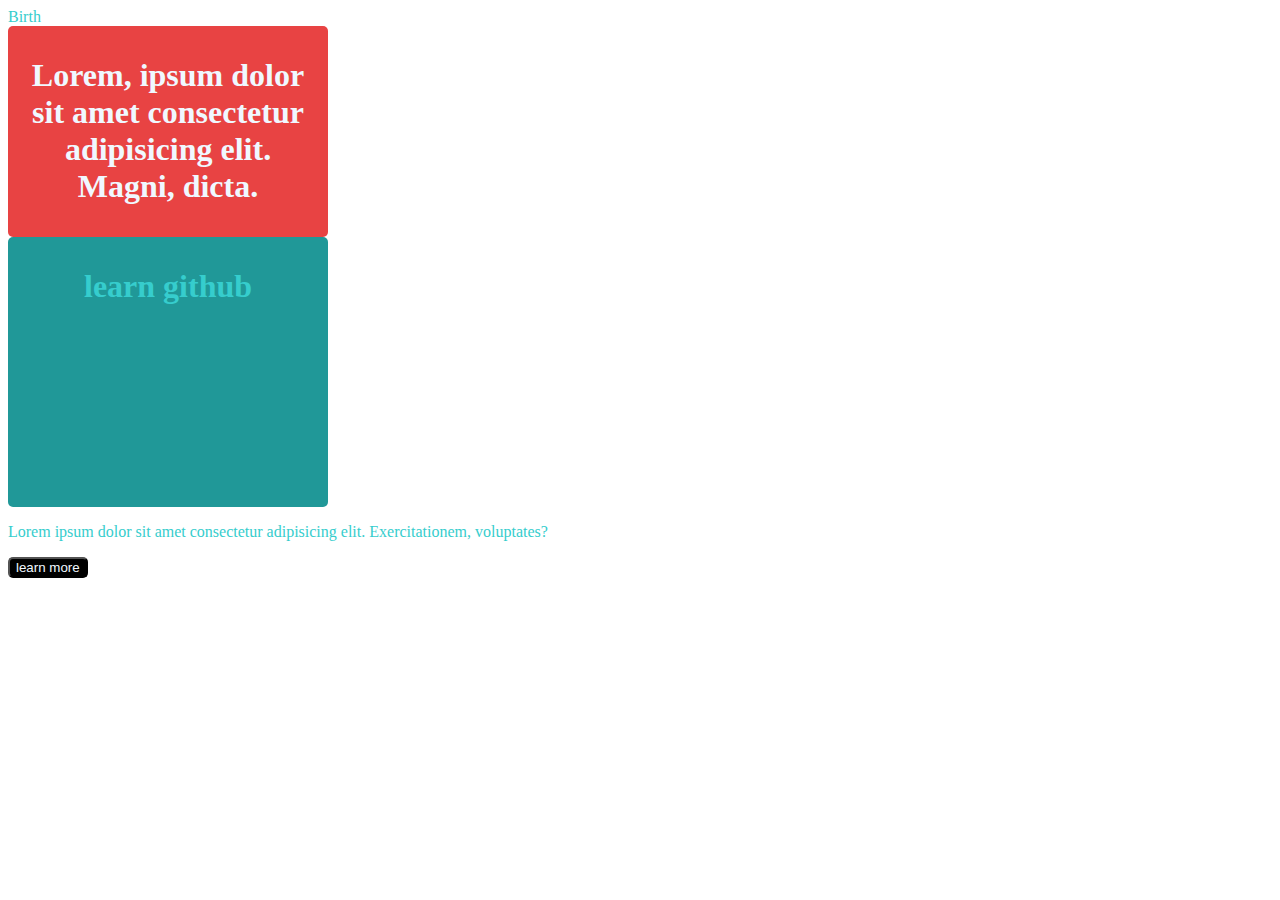
<file: tailwind-css/index.html>
<!DOCTYPE html>
<html lang="en">
<head>
    <meta charset="UTF-8">
    <meta name="viewport" content="width=device-width, initial-scale=1.0">
    <title>Document</title>
    <link rel="stylesheet" href="input.css">
</head>
<body>
    <head>
        <div>Birth</div>
    </head>
    <div class="first-box">
        <h1>
            Lorem, ipsum dolor sit amet consectetur adipisicing elit. Magni, dicta.
        </h1>
    </div>
    <div class="hello"><h1>learn github</h1></div>
    <p>Lorem ipsum dolor sit amet consectetur adipisicing elit. Exercitationem, voluptates?</p>
    <button><a href="#">learn more</a>
    </button>
</body>
</html>
</file>
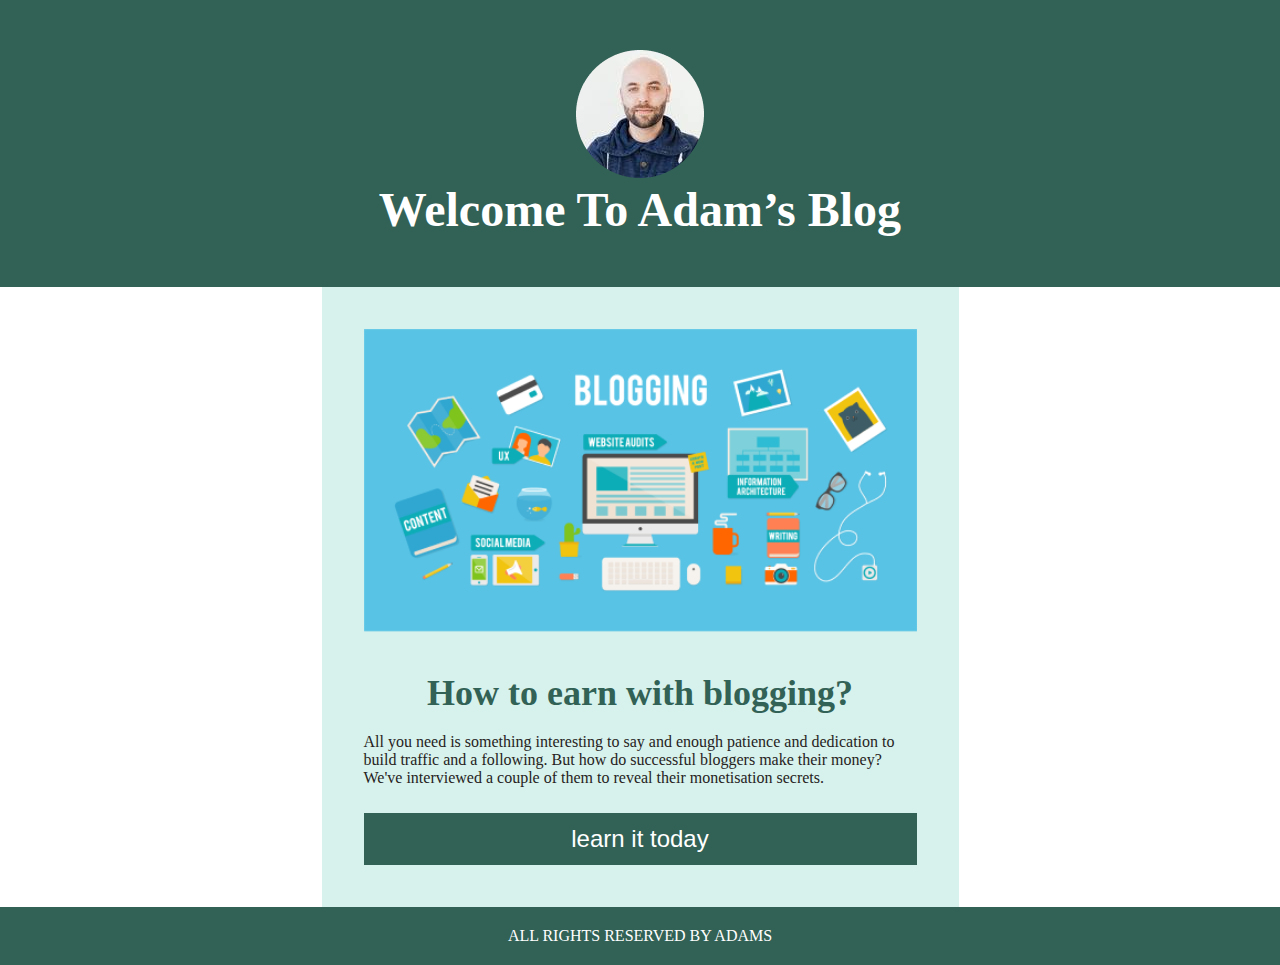
<file: class4/page.html>
<!DOCTYPE html>
<html lang="en">
<head>
    <meta charset="UTF-8">
    <meta name="viewport" content="width=device-width, initial-scale=1.0">
    <title>html convert</title>
</head>
<body>
    <style>
        BODY {
            background: #ffffff;color:#262222 ;
            margin: 0;
        }
        h1 {
            margin: 0;
        }
        header {
            text-align: center;background: #326155; padding: 50px 0;
        }
header h1 {
    color:#ffffff ;
    font-size: 48px;
    margin-top:37;
    text-transform: capitalize;
}
.blog-post section { padding: 50px 0;

}
.blog-post { background:  #d7f2ec;
    width: 553px;
    margin: auto;
    padding: 42px;

}
.blog-post img { 
    width: 100%;

}
.blog-post h2 {
    font-size: 36px;
 margin-top: 36px;
 margin-bottom: 19px;
 color:#326155;
}
.blog-post p {
   font-size: 16px;
    margin-bottom: 26px;

}
.btn {
   background: #326155; 
   color: white;
   font-size: 24px;
   border: none;
   padding: 12px 0;
   width: 100%;
}
footer {
    background: #326155;
    padding: 20px;
    text-align: center;
    color: white;
}
.cntr {
    text-align: center;
}
    </style>
    <header>
<img src="adam.png" alt="">
<h1>
    Welcome to Adam’s Blog
</h1>
    </header>
    <main>
        <section class="blog-post section">
            <div class="blog post">
                <img src="bl.png" alt="Earn money blogging">
                <h2 class="cntr">
                    How to earn with blogging?
                </h2>
                <p>
                    All you need is something interesting to say and enough patience and
            dedication to build traffic and a following. But how do successful
            bloggers make their money? We've interviewed a couple of them to
            reveal their monetisation secrets.
                </p>
                <button class="btn">learn it today </button>

            </div>

        </section>
        
    </main>
<footer>ALL RIGHTS RESERVED BY ADAMS </footer>
</body>
</html>
</file>
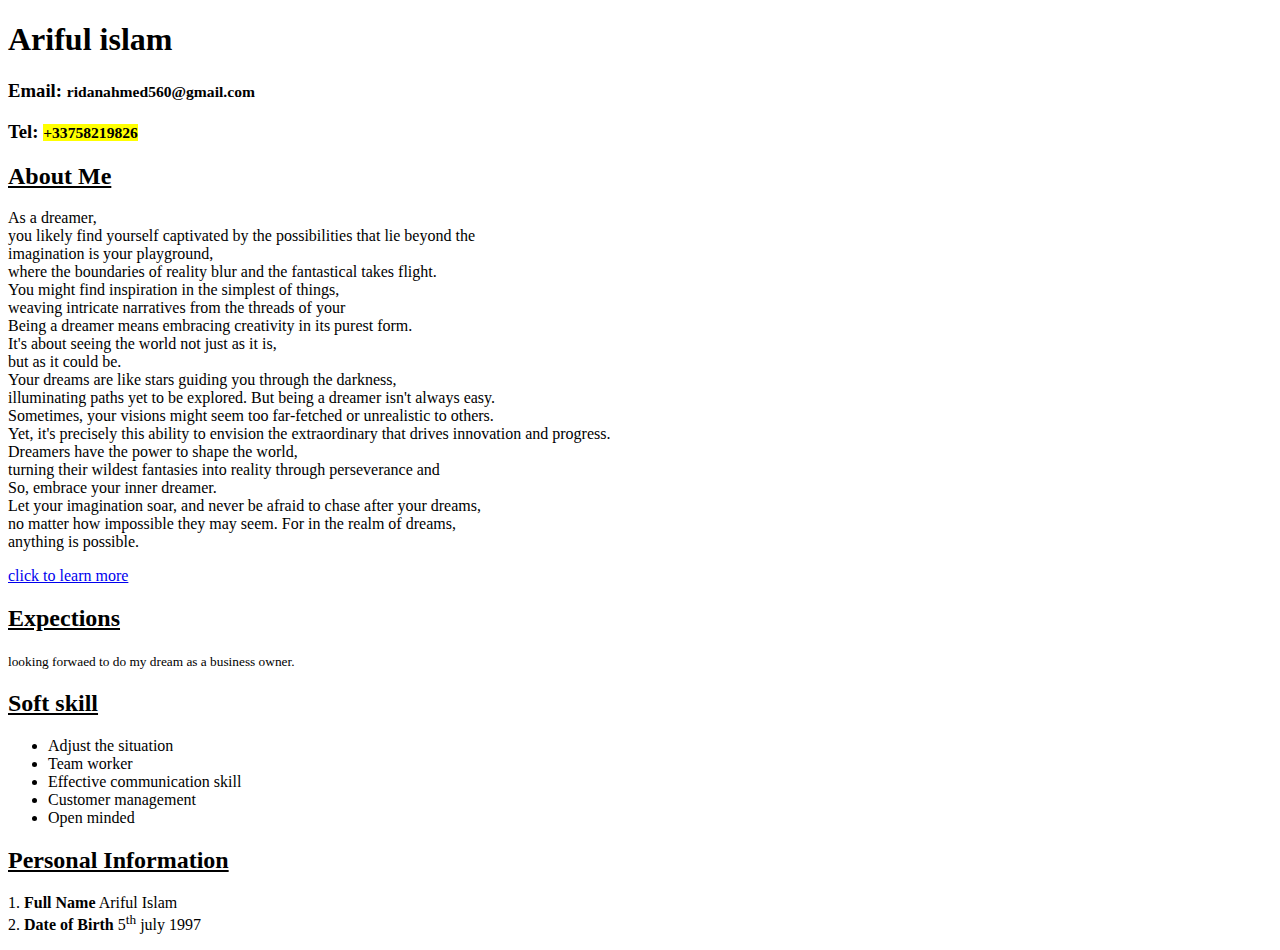
<file: cmbd class 1 2/cmbd assign.html>
<!DOCTYPE html>
<html> 
    <head> 
<title>cbmbdassign
</title>
<h1>Ariful islam</h1>
    </head>
    <body>
      <h3> 
        <p>
          <b>Email:</b>
         <small>ridanahmed560@gmail.com <i class=" aria-hidden="true"></i> </small> <br>
        <div class="mtauto ">
        
        </div><b>Tel:</b> <small> <mark>+33758219826</mark> </small><div class="mtauto ">
        
        </div>
<h2> <ins>About Me</ins></h2>
        
          <p>
            As a dreamer, <br> you likely find yourself captivated by the possibilities that lie beyond the <br> imagination is your playground, <br> where the boundaries of reality blur and the fantastical takes flight. <br> You might find inspiration in the simplest of things, <br> weaving intricate narratives from the threads of your <br>

              Being a dreamer means embracing creativity in its purest form. <br> It's about seeing the world not just as it is, <br> but as it could be. <br> Your dreams are like stars guiding you through the darkness,<br> illuminating paths yet to be explored.
              
              But being a dreamer isn't always easy. <br> Sometimes, your visions might seem too far-fetched or unrealistic to others. <br> Yet, it's precisely this ability to envision the extraordinary that drives innovation and progress. <br> Dreamers have the power to shape the world, <br> turning their wildest fantasies into reality through perseverance and <br>
              
              So, embrace your inner dreamer. <br> Let your imagination soar, and never be afraid to chase after your dreams, <br> no matter how impossible they may seem. For in the realm of dreams, <br> anything is possible.
              
               <br></i> 
          </p>
    <a href="cmbdassign2.html">click to learn more</a> <div class="mtauto ">
    
    </div>
    <h2><ins>Expections</ins> </h2> <div class="mtauto ">
    
    </div>
    <p>
        <small>
            looking forwaed to do my dream as a business owner.
        </small>
    </p> <div class="mtauto ">
    
    </div>
    <h2><ins>Soft skill</ins></h2> <div class="mtauto ">
    
    </div>
    <ul>
        <li>Adjust the situation</li>
        <li>Team worker</li>
        <li>Effective communication skill</li>
        <li>Customer management</li>
        <li>Open minded</li>
    </ul> <div class="mtauto ">
    
    </div>
    <h2>
    <ins>Personal Information</ins>
    </h2> <div class="mtauto ">
    
    </div>

    <p>
       1. <b>Full Name</b> Ariful Islam <br>
      2. <b>Date of Birth</b> 5<sup>th</sup> july 1997
    </p>
 </body>
</html>
</file>
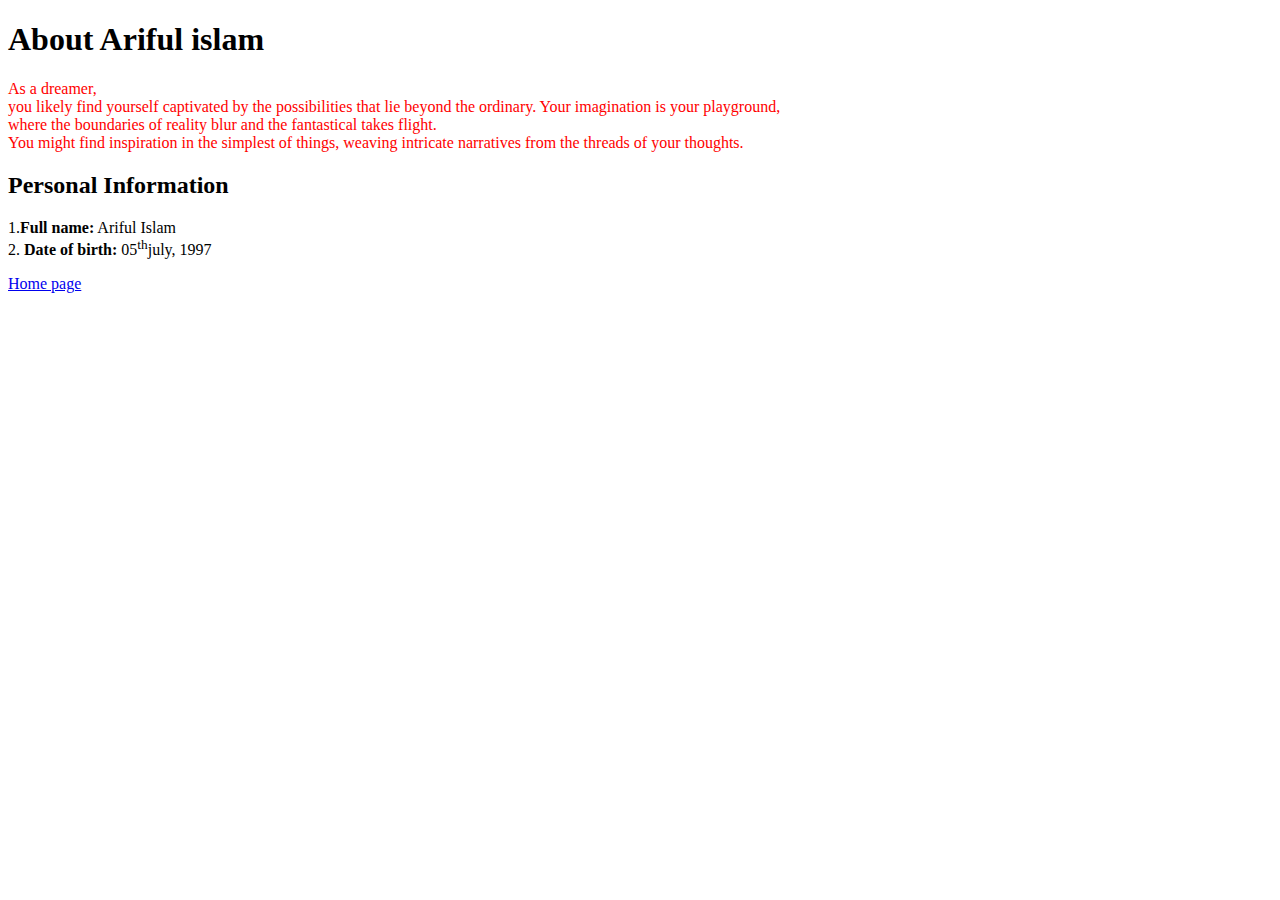
<file: cmbd class 1 2/cmbdassign2.html>
<!DOCTYPE html>
<html>
    <head>
<title> cmbd assign2</title>
<h1> 
    About Ariful islam <div class="mtauto ">
    
    </div>
</h1>
    </head>
    <body>
        <p style="color: red;">
            As a dreamer, <br> you likely find yourself captivated by the possibilities that lie beyond the ordinary. Your imagination is your playground, <br> where the boundaries of reality blur and the fantastical takes flight. <br> You might find inspiration in the simplest of things, weaving intricate narratives from the threads of your thoughts.
            </p> 
            <h2>Personal Information</h2>
            <p>
                1.<b>Full name:</b> Ariful Islam<br>
               
                    2. <b>Date of birth:</b> 05<sup>th</sup>july, 1997
                
            
            </p> <div class="mtauto ">
            
            </div>
            <a href="cmbd assign.html">Home page</a>
       
    </body>
   
    

    
</html>
</file>
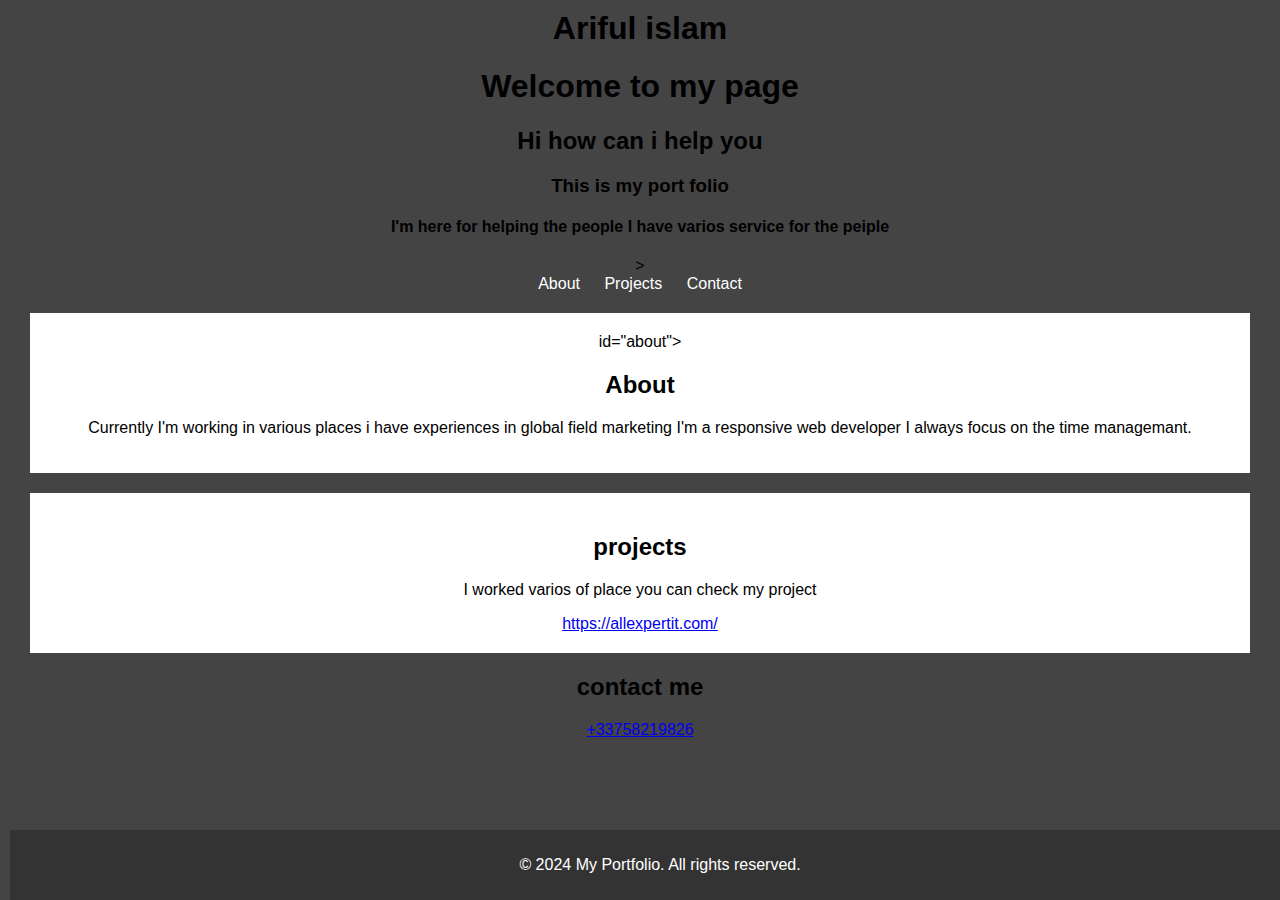
<file: cmbd class 1/cmbd.html>
<html>
    <head>
        <title> Ariful islam </title>
        <style>
        body {
            font-family: Arial, sans-serif;
            margin: 0;
            padding: 0;
            background-color: #f4f4f4;
        }
            
        body {
            background-color: #444;
            padding: 10px;
            text-align: center;
        }

        nav a {
            color: #fff;
            text-decoration: none;
            margin: 0 10px;
        }

        section {

            padding: 20px;
            margin: 20px;
            background-color: #fff;
        }
        footer {

            background-color: #333;
            color: #fff;
            text-align: center;
            padding: 10px;
            position: fixed;
            bottom: 0;
            width: 100%;
        } 
        </style>
       
        </head>
<body> 
    <header>
        <h1>Ariful islam</h1>
    </header>
<h1> Welcome to my page</h1>
<H2>Hi how can i help you</H2>
<h3>This is my port folio</h3>

<h4> I'm here for helping the people I have varios service for the peiple</h4>
><nav> 
    <a href="about">About</a>
    <a href="Project">Projects</a>
    <a href="Contact">Contact</a>
</nav>
<section> id="about">
    <h2>About</h2>
    <p>Currently I'm working in various places i have experiences in global field marketing I'm a responsive web developer I always focus on the time managemant.</p>
</section>
<section id="projects">
    <h2>projects</h2>
    <p>I worked varios of place you can check my project</p>
    <a href="project"> https://allexpertit.com/</a>
</section id="contact">
<h2>contact me</h2>
<a href="contact">+33758219826</a>

</section>
<footer>
    <p>&copy; 2024 My Portfolio. All rights reserved. </p>
</footer>
</body>
   
</html>
</file>
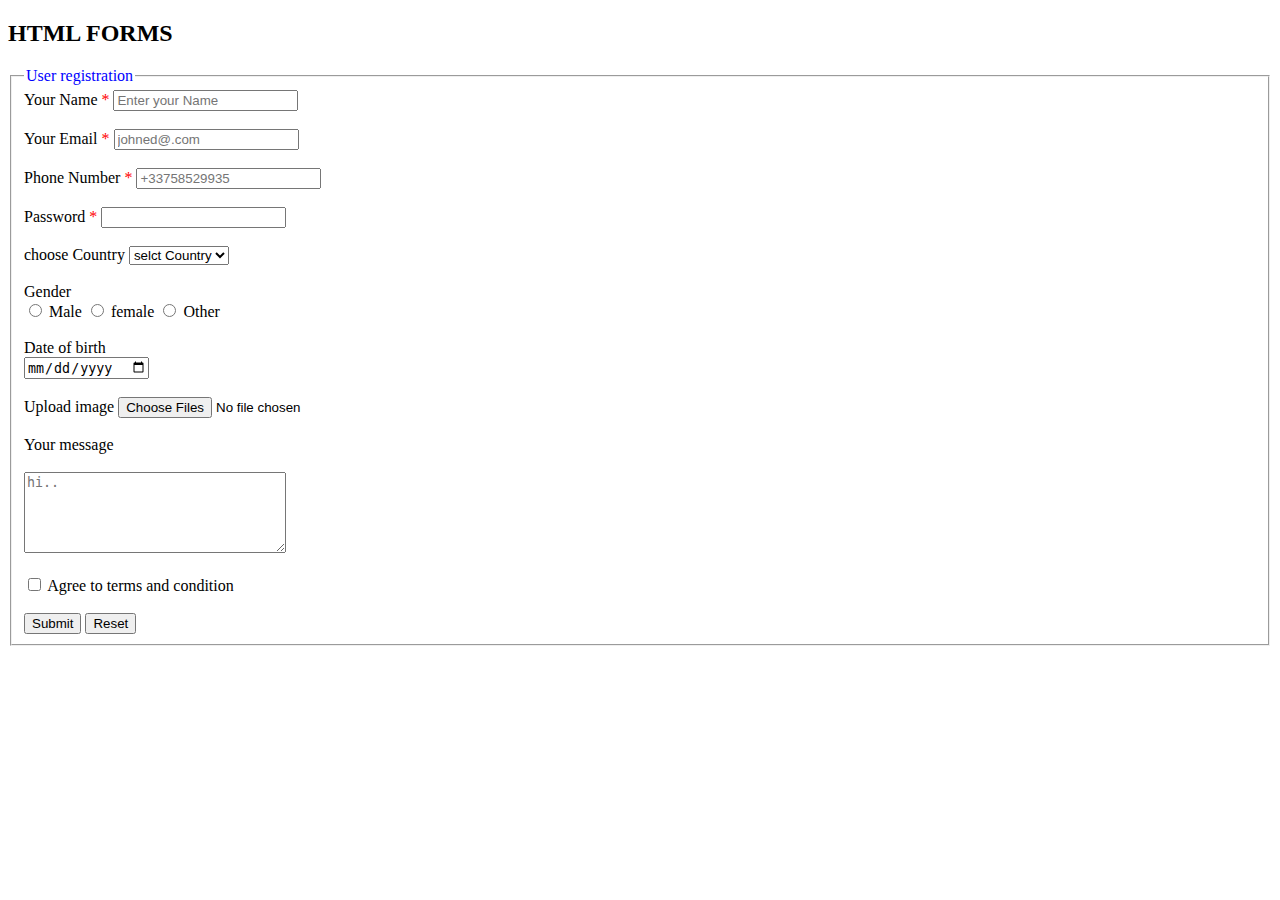
<file: cmbd class 1/forms.html>
<!DOCTYPE html>
<html>
   <!DOCTYPE html>
   <html lang="en">
   <head>
    <meta charset="UTF-8">
    <meta name="viewport" content="width=device-width, initial-scale=1.0">
    <title>Document</title>
   </head>
   <body>
    
   </body>
   </html>
<head>
        <title>Html forms</title>
    </head>
    <body>
        <h2>HTML FORMS</h2>

        <form>
          <fieldset>
            <legend style="color:blue;">User registration</legend>
           
           
              <!-- Your Name -->
            <label for="Name">Your Name</label>
            <span style="color: red;">*</span>
            <input id="Name" type="Name" placeholder="Enter your Name"required>
           <br><br>
           
           <!-- Email -->
            <label for="emaile">Your Email</label>
            <span style="color: red;">*</span>
            <input id="emaile" placeholder="johned@.com"required >
            <br><br>
           
            <!-- Your Name -->
            <label for="Number">Phone Number</label>
            <span style="color: red;" >*</span>
          <input id="Number" type="number" placeholder="+33758529935" required >
          <br><br>
    
     <!-- Password -->
 <label for="Number">Password</label>
 <span style="color: red;" >*</span>
 <input id="Password" type="Password" required >
 <br><br>
 <label for="Country">choose Country</label>
         <select  id="Country">
                <option value="">selct Country</option>
                <option value="bangladesh">bangladesh</option</>
                 <option value="Pakistan">Pakistan</option>
                 <option value="Nepal">Nepal</option>
                 <option value="france">france</option>
                 <option value="germany">germany</option>
                 <option value="portugal">portugal</option>
                 <option value="spain">spain</option>
            </select>

            <br> <br>
            <label for="gender">Gender</label>
            <br>
            <input type="radio" name="GENDER" id="male" />
            <label for="Male">Male</label>
            <input type="Radio" name="GENDER" id="Female" />
            <label for="Female">female</label>
            <input type="Radio" name="GENDER" id="Other" />
            <label for="Other">Other</label>
          <br> <br>
          <label for="birth">Date of birth</label>
          <br>
          <input type="Date">
         <br> <br>
          <label for="upload">Upload image</label>
          <input type="file" accept="image"multiple />
          <br> <br>

        
          <label for="Comment">Your message</label>
          <br> <br>
          <textarea id="Comment"
           cols="30" rows="5" placeholder="hi.." ></textarea>
           <br> <br>
           <input type="checkbox">

        <label for="Terms">Agree to terms and condition</label>
       <br> <br>
       <input type="submit">
       <input type="reset" name="" id="Reset">
    
    </fieldset>
         
        </form>
     
    </body>
</html>
</file>
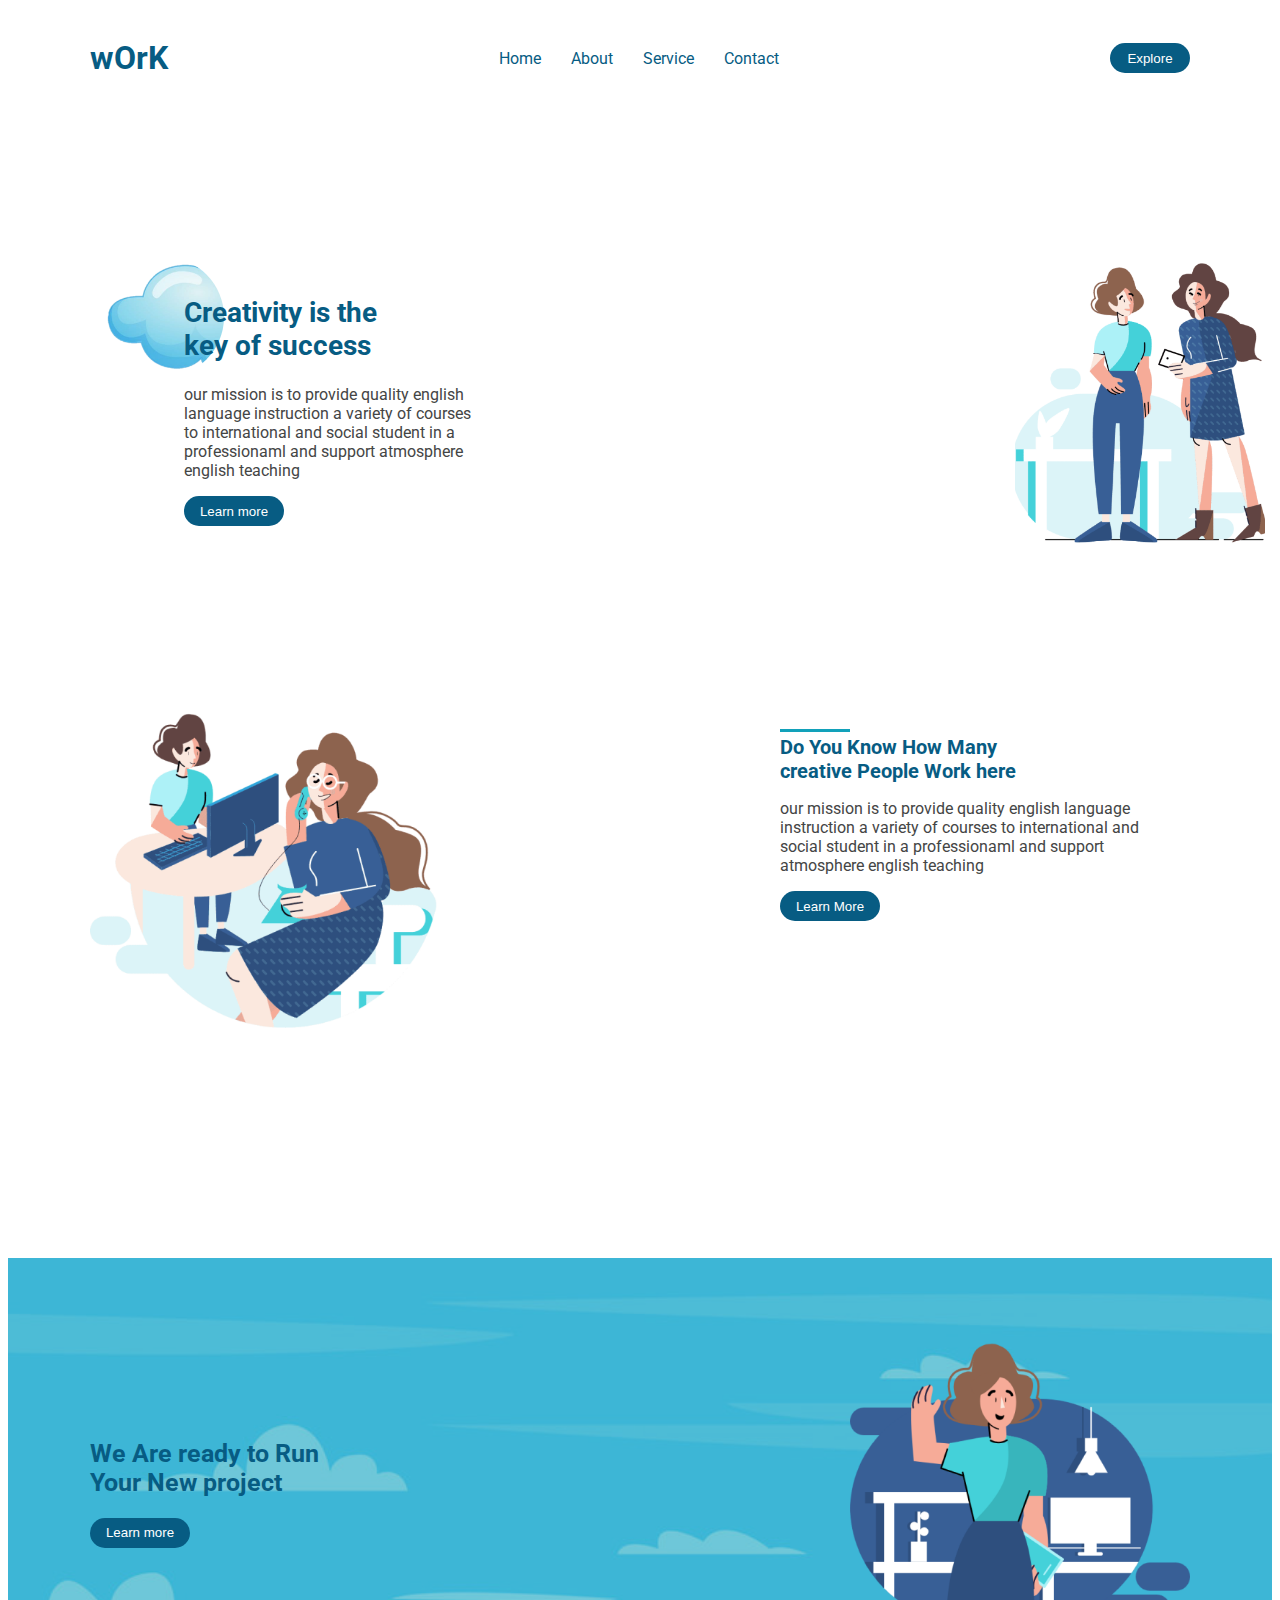
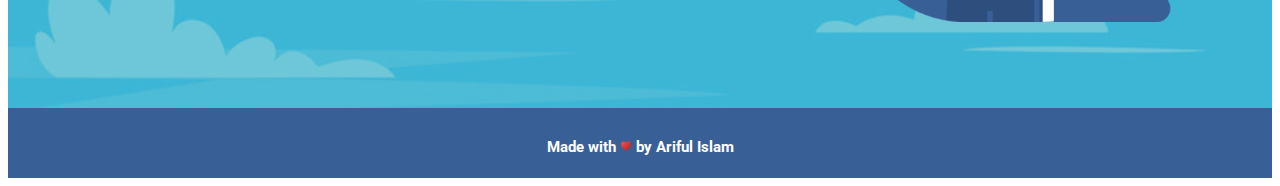
<file: psudo class/psudo.html>
<!DOCTYPE html>
<html lang="en">
<head>
    <meta charset="UTF-8">
    <meta name="viewport" content="width=device-width, initial-scale=1.0">
    <link rel="preconnect" href="https://fonts.googleapis.com">
    <link rel="preconnect" href="https://fonts.gstatic.com" crossorigin>
    <link href="https://fonts.googleapis.com/css2?family=Roboto:ital,wght@0,100;0,300;0,400;0,500;0,700;0,900;1,100;1,300;1,400;1,500;1,700;1,900&display=swap" rel="stylesheet">

    <title>psudo</title>
    <link rel="stylesheet" href="style.css">
</head>
<body>
    <!-- header section -->
  <header>
    <section class="header-container">
        <div class="header-box">
<h1>
    wOrK
</h1>
<nav>
    <a href="">Home</a>
    <a href="">About</a>
    <a href="">Service</a>
    <a href="">Contact</a>
    </nav>
    <button class="hed-btn">
        <a href="" class="hd-btl">Explore</a>
    </button>
        </div>

    </section>
  </header>
    
  <!-- blog section -->
  <section class="blog-container">
   <div class="blog-section">
    <div class="blog-box1">
        <h2 class="heading">
            Creativity is the <br> key of success
        </h2>
        <p>
           our mission is to provide quality english language instruction a variety of courses to international  and social student in a professionaml and support atmosphere english teaching
        </p>
        <button class="blg-btn">
<a href="#">Learn more</a>
        </button>
    </div>
    <div class="blog-box2">
<img src="blog1.png" alt="">

    </div>
   </div>
</section>

  <!-- section blog2 -->

  <section class="product-container">
    <div class="item-box">
     <div class="item1">
        <img src="blog3.png" alt="">
     </div>
        <div class="item2">
            <h2 class="content-head">
                Do You Know How Many <br> creative People Work here

            </h2>
            <p>
                our mission is to provide quality english language instruction a variety of courses to international  and social student in a professionaml and support atmosphere english teaching
            </p>
            <button class="bg2-btn">
                <a href="#" class="bg-btn">Learn More</a>

            </button>
         </div>

    </div>
  </section>

  <section class="blgs-container">
   
    <div class="content-box">
        <div class="bl-bx1">
            <h2 class="head-text">
                We Are ready to Run <br> Your New project

            </h2>
            <button class="fnl-btn">
                <a href="#">Learn more</a>

            </button>
        </div>

        <div class="bl-bx2">
            <img src="blog2.png" alt="">

        </div>

    </div>
</section>

<footer>
   <section class="footer-container">
    <div class="footer-sec">
        <h4>
            Made with <img src="love.png" alt="#" class="ftr-lv"> by Ariful Islam
        </h4>

    </div>
   </section>
</footer>
</body>
</html>
</file>
<file: flex-box/style.css>
body{
    background-color: #FFFFFF;
    max-width: 100%;
    text-align: center;
}
a{
    text-decoration: none;
    color: aliceblue;
 
 }
.container{
    max-width: 1170px;
   
}

.header-container{
    width: 100%;
    display: flex;
    height: auto;
    justify-content: space-between;
    
}
nav{ 
    display: flex;
    gap: 20px;
    
    
}
nav ul{
    width: auto;
    height: auto;
    list-style: none;
    font-size: 18px;
    display: flex;
    align-items: center;
    gap: 20px;
    align-content: center;
}
ul li a{
    width: auto;
    height: auto;
    color: #000000;
    display: flex;
    align-items: center;
    /* margin-left:-300px ; */

    
}
.nav-btn{ width: 100px;
    height: 25px;
    background-color:#383838;
   

}
.flex-container-box{
   flex-direction: column;
   /* background-color:greenyellow; */
   max-width: 1200px;
   margin: 120px;
   height: 500px;
   display: flex;
   justify-content: center;
   justify-content: space-around;
   align-items: center;




}
  .h-colo{
    color: #878CFF;
    
  }
.flex-box{
   width: 300px;
   height: 240px;
   padding: 3px;
   margin: 5px;
/* background-color: aqua; */

}
.hero-btn2{
    border-radius: 5px;
    border-style: none;
    width: 170px;
    height: 35px;
    background-color: #878CFF;
}
.h2{
    font-size :44px;
}

  .main-section-container{
    /* background-color: aqua; */
    width: 100%;
    height:550px ;
    margin: 20px;
    display: flex;
    flex-direction: row;
    /* justify-content: space-between; */
    justify-items: center;
  }
  .product{
    width: 100%;
    height: auto;
   display: flex;
   align-items: center;
   justify-content: center;
   gap: 60px;
  }
  .inf-bo1{
    text-align: center;
  }
.bto-1{
    color: #878CFF;
    margin-left: -220px;
  
}
.bto-2{
    color: #878CFF;
    margin-left: -220px;
    
}
.bto-3{
    color: #878CFF;
    margin-left: -220px;
}
    
   
.hclo-1{
    color: #878CFF;
}
    .ins-1{
        font-size: 35px;
        color: #878CFF;
        text-align: left;
        margin-left:135px ;
    }
.inf-p1{
    margin-left: -110px;
    margin-top: -40px;
}
    .inf-p2{
    margin-left: -20px;
    margin-top: -40px;
}
    .inf-p3{
    margin-left: -20px;
    margin-top: -40px;
  
}
.nbt-1{
    margin-top: -20px;
    margin-left: -400px;
}
.nbt-2{
    margin-top: -20px;
    margin-left: -350px;
}
.nbt-3{
    margin-top: -20px;
    margin-left: -300px;
}
.nav-btn{
   border: radius 2px; ;
   margin: bottom 500px; ;
}
.logo{
    margin-top: -5px;
    margin-right: -200px;
   
}
.final-container{
    /* background-color: aquamarine; */
    width: 800px 0px 0px;
    height: 300px;
   
}
.final-blog{
    display: flex;
    justify-content: center;
    gap: 200px;

    padding: 20px 5px 5px;
    margin: auto;
}
.final-box-1{
    width:350px ;
    border-style: ridge ;
    padding:30px 10px 10px ;
   
    
}
   
.final-box-2{
    width: 350px;
    border-style: ridge;
    padding: 30px 10px 10px 10px ;
    
}

.bt-fea-1{
    color: #777777;
    margin-left: -280px;
    
}
.bt-fea-2{
    color: #777777;
    margin-left:-280px ;
    
}
.fntl-b1{
    color: #878CFF;
    margin-left:-260px ;
}
.fnl-b2{
    color: #878CFF;
   margin-left: -260px;
}
.lst-hed{
    margin-left: -150px;
}
.lst-hed2{
    margin-top: -20px;
margin-left: -190px;
}
.lst-p1{
   margin-right: -10px;
}
.lst-p2{
    margin-right: -3px;
}
.lsb-1{
  
    margin-left: -38px;
}
.lsb-2{
    margin-top: -20px;
    margin-left: -240px;
}
.footer-container{
    background-color:#1E1E1E;
    max-width: 100%;
    height: 182px;
    
   
}
.footer-icons{
    display: flex;
justify-content: center;
align-items: center;
    gap: 20px;
}
.ftr-icn1 img{
    margin-top: 50px;
    width: 30px;
}
.ftr-icn2 img{
    margin-top: 50px;
    width: 30px;
}
.ftr-icn3 img{
    margin-top: 50Px;
    width: 30px;
}
.ftr-icn4 img{
 margin-top: 50px;
    width: 30px;
}
.p-fnl{
color:white ;

}
</file>
<file: grid convrt/style.css>
@import url('https://fonts.googleapis.com/css2?family=Poppins:ital,wght@0,100;0,200;0,300;0,400;0,500;0,600;0,700;0,800;0,900;1,100;1,200;1,300;1,400;1,500;1,600;1,700;1,800;1,900&display=swap')

*{margin: 0;
    padding:0 ;
    box-sizing: border-box;
}

html {
    --bg-color: #FFFCF5;
    --primary-color:#3936C4;
    --text-color:#6A6E78;
    --dark-text:#212832;
    --btn-border:#acb4c1;


    --primary-font:"Poppins", sans-serif;
    --font-size: 0.625rem;
   
}

h1{
font-size: 4.2rem;
font-weight: 600;
line-height: 8rem;
/* text-align: left; */

}
p{
font-size: 1rem;
font-weight: 300;
line-height: 2rem;
}

body{
    --bg-color:var(--bg-color)
    font-family:var(--primary-font);
}

.container {
    max-width: 1170px;
    margin: auto;
    padding: 0 1rem;
}

a { font-size: 1.6rem;
    text-decoration: none;
}
header{
    background: var(--bg-color);

}
.header-wrapper {
display: flex;
justify-content: space-between;
align-items: center;
}

nav ul{
  display: flex;
  list-style: none;
  gap: 4.2rem;
}

nav ul li a{
    font-family:var(--primary-font);
font-size: 16px;
line-height: 2.8rem;
color: var(--text-color);

}
.active{
    color: var(--primary-color);
}
.btn-header a{

    font-size: 1rem;
    line-height: 2.8rem;
    padding: .5rem 1.5rem;
    color: var(--dark-text);
}
.btn-signup{
    font-family: var(--primary-font);
    border: 1px solid;
    border-color: var(--btn-border);
    border-radius:0.6rem ;
}

/* hero-section */

.hero{
    background-color: var(--bg-color);
}
.hero-wrapper{
    display: grid;
    grid-template-columns: repeat(2,1fr);
    align-items: center;
    height: 90vh;
}
.hero-box{
    font-family: var(--primary-font);
    display: flex;
    flex-direction: column;
    gap: 3rem;
    align-items: flex-start;
}
.hero-btn{
  
font-family: var(--primary-font);
background-color: var(--primary-color);
padding: 1rem 2.3rem;
border-radius: .5rem;
border: solid 0.1rem;
border-color: #6A6E78;
box-shadow: rgba(0, 0, 0, 0.16) 0px 1px 4px;
width: 12rem;
height: 4rem;
transition: all 0.5s ease;
}
.hero-btn:hover{
    transform: translateY(-5px);
    background-color:var(--dark-text)
}
.hr-b{
    font-size:1rem;
    color: white;
}
/* partner-sec */
.partner-sec{
    max-width:880px;
    background-color: var(--bg-color);
    margin: auto;
    margin-top: 10rem;
   
}

.partner-wrapper {
    display: grid;
max-width: 800.37;
height: 120px;

}

.partner-wrapper img{
   
    width: auto;

}
.partner-content{
font-family: var(--primary-font);
display:grid;
justify-content: center;

}
.partner-cmp{
    display: flex;
    align-items: center;
    justify-content: center;
    gap: 2rem;
    
}

/* policy section */
.work-sec{
    background-color:var(--bg-color);
}
.policy-wrapper{
    /* background-color: brown; */
    font-family: var(--primary-font);
}


.cont-policy{
   margin-top: 10rem;
}
.content-plc{
   text-align:center ;
    font-size: 1rem;
    width: 570px;
    height: 126px;
   margin: auto;
   /* background-color: aqua; */
 }

 .feature-box{
    margin-top: 1rem;
    display: flex;
    gap: 20px;
    
    /* background-color: burlywood; */
 }


.ftr-bx1{
    padding: 1.5rem;
    border: solid .01rem;
    border-color:#E4E4ED;
    border-radius: .5rem;
    box-shadow: rgba(0, 0, 0, 0.16) 0px 1px 4px;
    /* background-color: #3936C4; */
}
.ftr-bx2{
    border: solid .01rem;
    border-color:#E4E4ED;
    border-radius: .5rem;
    box-shadow: rgba(100, 100, 111, 0.2) 0px 7px 29px 0px;;
    padding: 1.5rem;
    /* background-color: beige; */
}
.ftr-bx3{
    padding: 1.5rem;
    border: solid .01rem;
    border-color:#E4E4ED;
    border-radius: .5rem;
    box-shadow: rgba(0, 0, 0, 0.16) 0px 1px 4px;
/* background-color: cadetblue; */
}

/* img box */

.im-bx3{
    display: grid;
    align-items: center;
    justify-content: center;
   max-width: 6rem;
    height: 5.7rem;
    border-radius: 0.4rem;
    background-color: #9b21bc;
}
.im-bx2{
    display: grid;
    align-items: center;
    justify-content: center;
   max-width: 6rem;
    height: 5.7rem;
    border-radius: 0.4rem;
    background-color: #d86a0a;
}
/* .im-bx1{
    background-color: #6A6E78;
} */

.ftr-bt1{ 
    border-style: none;
}
.ftr-bt2{ 
    border-style: none;
}
.ftr-bt3{ 
    border-style: none;
}
.bt1{
    color: #212832;
}
.feature-box a {
  
   font-size: 1rem;
  
}


/* mr-beast section */

.beast-mr{
    margin-top: 10rem;
    /* background-color: #6A6E78; */
}
.dream-wrapper{
    height: 600px;
    display:flex;
    align-items: center;
   justify-content: center;
   justify-content: space-between;
   background-color: var(--bg-color);
   
}

.dr-box{
    max-width: 30rem;
    flex-direction: column;
   display: flex;
   /* background-color: #9b21bc; */
}
.dr-box{
    font-size: 1.7rem;
    font-family: var(--primary-font);
}
.dr-box p span{
    color: #6A6E78;
font-size: 1rem;
}
.dr-box img {
    width: 15px;
}

.mr-btn {
    font-family: var(--primary-font);
background-color: var(--primary-color);
padding: 1rem 2.3rem;
border-radius: .5rem;
border: solid 0.1rem;
border-color: #6A6E78;
box-shadow: rgba(0, 0, 0, 0.16) 0px 1px 4px;
width: 12rem;
height: 4rem;
}
.mr-btn a {
    color: white;
    font-size: 1rem;
   
}

.photo-bst{
display: grid;
align-items: end;
justify-content: center;
   width: 600px;
   height: 580px;
   border-radius: 50%;
   background-color: #F6EBD5;
}

 /* jobs section */
 .jobs-sec{
    max-width: 100%;
    height: 800px;
    margin-top: 10rem;
background-color: var(--bg-color);
    /* background-color: rgb(168, 201, 187); */
 }

 .jobs-wrapper{
   
    font-family: var(--primary-font);
/* background-color: #cf94df; */

 }
.feature{
    font-size: .07rem;
    font-family: var(--primary-font);
    text-align:center ;
    font-size: 1rem;
    width: 570px;
    height: 126px;
   margin: auto;
    margin: auto;
    max-width: 30rem;
    /* background-color: #d86a0a; */
}
.feature h2{
font-size:1.5rem;
}
.feature p{
    font-size: 1rem;
}

.jobs-section {
    margin-top: rem;
    display: grid;
    grid-template-columns: repeat(3,1fr);
    grid-template-rows: repeat(2,1fr);
    gap: 1rem;
}


.jbs-sec1 {
width: 360px;
height: 250px;
border: solid .01rem;
border-color:#E4E4ED;
border-radius: .5rem;
box-shadow: rgba(0, 0, 0, 0.16) 0px 1px 4px;
text-align: center;
padding: 10px;
/* background-color: #d86a0a; */
}
.jbs-sec1 img{
    width: 12rem;
}
.inbox-sec1 {
    flex-direction: row;
    display: flex;
    align-items: center;
    justify-content: space-around;
}
.inbox-sec1 img{
width: 2.4rem;
}
.inbox-sec1 p{
    font-size: 20px;
}

.jbs-btn1 {
    text-align: center;
    width: 80px;
    height: 30px;
    background-color: #212832;
    border-radius: 5px;
    box-shadow: rgba(99, 99, 99, 0.2) 0px 2px 8px 0px;
}
.a-inb1{
    color: white;
    font-size: 15px;
}

.cmp-time1{
    margin-right: 80px;
   font-family: var(--primary-font);
    
}
.cm-date1 {
    color: #454649;
}


.jbs-sec2 {
    width: 360px;
height: 250px;
border: solid .01rem;
border-color:#E4E4ED;
border-radius: .5rem;
box-shadow: rgba(100, 100, 111, 0.2) 0px 7px 29px 0px;
text-align: center;
padding: 10px;
/* background-color: #acb4c1; */
}
.jbs-sec2 img{
    width: 12rem;
}
.inbox-sec2 {
    flex-direction: row;
    display: flex;
    align-items: center;
    justify-content: space-around;
}
.inbox-sec2 img{
width: 2.4rem;
}
.inbox-sec2 p{
    font-size: 20px;
}

.jbs-btn2 {
    text-align: center;
    width: 80px;
    height: 30px;
    background-color: #061d91;
    border-radius: 5px;
    box-shadow: rgba(99, 99, 99, 0.2) 0px 2px 8px 0px;
}
.a-inb2{
    color: white;
    font-size: 15px;
}
.cmp-time2{
    margin-right: 80px;
   font-family: var(--primary-font);
    
}
.cm-date2 {
    color: #454649;
}


.jbs-sec3 {
    width: 360px;
height: 250px;
border: solid .01rem;
border-color:#E4E4ED;
border-radius: .5rem;
box-shadow: rgba(0, 0, 0, 0.16) 0px 1px 4px;
text-align: center;
padding: 10px;
/* background-color: rgb(126, 188, 188); */
}
.jbs-sec3 img{
    width: 12rem;
}
.inbox-sec3 {
    flex-direction: row;
    display: flex;
    align-items: center;
    justify-content: space-around;
}
.inbox-sec3 img{
width: 2.4rem;
}
.inbox-sec3 p{
    font-size: 20px;
}

.jbs-btn3 {
    text-align: center;
    width: 80px;
    height: 30px;
    background-color: #212832;
    border-radius: 5px;
    box-shadow: rgba(99, 99, 99, 0.2) 0px 2px 8px 0px;
}
.a-inb3{
    color: white;
    font-size: 15px;
}
.cmp-time3{
    margin-right: 80px;
   font-family: var(--primary-font);
    
}
.cm-date3 {
    color: #454649;
}

.jbs-sec4 {
    width: 360px;
height: 250px;
border: solid .01rem;
border-color:#E4E4ED;
border-radius: .5rem;
box-shadow: rgba(0, 0, 0, 0.16) 0px 1px 4px;
text-align: center;
padding: 10px;
/* background-color: rgb(188, 213, 162); */
}
.jbs-sec4 img{
    width: 12rem;
}
.inbox-sec4 {
    flex-direction: row;
    display: flex;
    align-items: center;
    justify-content: space-around;
}
.inbox-sec4 img{
width: 2.4rem;
}
.inbox-sec4 p{
    font-size: 20px;
}

.jbs-btn4 {
    text-align: center;
    width: 80px;
    height: 30px;
    background-color: #212832;
    border-radius: 5px;
    box-shadow: rgba(99, 99, 99, 0.2) 0px 2px 8px 0px;
}
.a-inb4{
    color: white;
    font-size: 15px;
}
.cmp-time4{
    margin-right: 80px;
   font-family: var(--primary-font);
    
}
.cm-date4 {
    color: #454649;
}


.jbs-sec5 {
    width: 360px;
    height: 250px;
    border: solid .01rem;
    border-color:#E4E4ED;
    border-radius: .5rem;
    box-shadow: rgba(0, 0, 0, 0.16) 0px 1px 4px;
    text-align: center;
    padding: 10px;
 /* background-color: #6A6E78; */
}
.jbs-sec5 img{
    width: 12rem;
}
.inbox-sec5 {
    flex-direction: row;
    display: flex;
    align-items: center;
    justify-content: space-around;
}
.inbox-sec5 img{
width: 2.4rem;
}
.inbox-sec5 p{
    font-size: 20px;
}

.jbs-btn5 {
    text-align: center;
    width: 80px;
    height: 30px;
    background-color: #212832;
    border-radius: 5px;
    box-shadow: rgba(99, 99, 99, 0.2) 0px 2px 8px 0px;
}
.a-inb5{
    color: white;
    font-size: 15px;
}
.cmp-time5{
    margin-right: 80px;
   font-family: var(--primary-font);
    
}
.cm-date5 {
    color: #454649;
}


.jbs-sec6 {
    width: 360px;
    height: 250px;
    border: solid .01rem;
    border-color:#E4E4ED;
    border-radius: .5rem;
    box-shadow: rgba(0, 0, 0, 0.16) 0px 1px 4px;
    text-align: center;
    padding: 10px;
}
.jbs-sec6 img{
    width: 12rem;
}
.inbox-sec6 {
    flex-direction: row;
    display: flex;
    align-items: center;
    justify-content: space-around;
}
.inbox-sec6 img{
width: 2.4rem;
}
.inbox-sec6 p{
    font-size: 20px;
}

.jbs-btn6 {
    text-align: center;
    width: 80px;
    height: 30px;
    background-color: #212832;
    border-radius: 5px;
    box-shadow: rgba(99, 99, 99, 0.2) 0px 2px 8px 0px;
    transition: all .5s ease;
    
}
.jbs-btn6:hover {
    transform: translateY(-5px);
    background-color: var(--primary-color);
}
.a-inb6{
    color: white;
    font-size: 15px;
}
.cmp-time6{
    margin-right: 80px;
   font-family: var(--primary-font);   
}
.cm-date6 {
    color: #454649;
}


.fnl-btn {
    text-align: center;
    width: 10rem;
    height: 2.9rem;
    margin-top: 30px;
    margin-left: 520px;
    border-radius: 5px;
    border: solid 1px;
    border-color: #acb4c1;
    box-shadow: rgba(99, 99, 99, 0.2) 0px 2px 8px 0px;
    transition: all 0.5S ease;
    background-color: #212832
}
.fnl-btn:hover {
    transform: translateY(-10px);
    background-color: var(--primary-color);
}
.a-fnl{
    color: white;
    font-size: 1.2rem;
}


/* rating section */

.rating-sec{
background-color: var(--bg-color);
}

.rating-wrapper{
font-family: var(--primary-font);
    background-color:var(--bg-color);
}
.heading-cnt{
    display: flex;
    align-items: center;
    justify-content: space-between;
   background-color:var(--bg-color); 
}
.review-box{
margin-top: 1rem;
display: grid;
grid-template-columns: repeat(3,1fr);
align-items: center;
gap: 15px;
background-color: var(--bg-color);
}

.reviews-btn{
    width: 120Px;
    height: 50px;
    border: solid 1px;
    border-color: #696a6f;
    border-radius: 5px ;
    box-shadow: rgba(0, 0, 0, 0.15) 1.95px 1.95px 2.6px;
    background-color: #3121bc;
    
}
.rvs-btn{
    color: white;
    font-size: 10px;
    font-family: var(--primary-font);
}

.rating-box1{
    max-width:420px ;
    background-color:var(--bg-color);
}
.rating-box2{
    border-radius: 0.5rem;
    border: solid 0.1rem;
    border-color: #acb4c1;
    box-shadow: rgba(100, 100, 111, 0.2) 0px 7px 29px 0px;
max-width: 370px;
padding: 10px;
    background-color: var(--bg-color);
}
.rating-box3{
    max-width: 370px;
padding: 10px;
border-radius: 0.5rem;
border: solid 0.1rem;
border-color: #acb4c1;
box-shadow: rgba(0, 0, 0, 0.16) 0px 1px 4px;
    background-color: var(--bg-color);
}
.rating-box4{
    max-width: 370px;
padding: 10px;
border-radius: 0.5rem;
border: solid 0.1rem;
border-color: #acb4c1;
box-shadow: rgba(0, 0, 0, 0.16) 0px 1px 4px;
    background-color:var(--bg-color);
}


/* resume section */
.resume-sec{
    /* background-color: #696a6f; */
    margin-top: 150px;
}
.resume-wrapper{
    display: flex;
    align-items: center;
    justify-content: space-around;
    font-family: var(--primary-font);
    height: 280px;
    border-radius: 8px;
    border: solid 1px;
    border-color: #acb4c1;
    box-shadow: rgba(0, 0, 0, 0.16) 0px 1px 4px;

    background-color:#3936C4;
}
.resume-upl {
    color: white;
    font-size: 15px;
    font-family: var(--primary-font);
    width: 350px;
    /* background-color: #E4E4ED; */
}
.upl-btn {
   width: 150Px;
    height: 50px;
    border-radius: 5px;
    border: solid 1px;
    border-color: #acb4c1;
}
.upl-btn a{
    color: var(--primary-color);
   font-size: 12px;
}

/* footer section */
.footer-sec{
  margin-top: 120px;
    background-color:#21202A;
    font-family: var(--primary-font)
    
    
}

.footer-sec{

}


.footer-wrapper{
position: relative;
   height: 320px;
    /* background-color: #7c7ae5; */
}

.footer-wrapper{
    position: relative;
}
.footer-wrapper::before{
    content: "";
    width: 100%;
    background-color:#3E3C50 ;
    height: 5px;
    border-radius: 5px;
    box-shadow: rgba(0, 0, 0, 0.25) 0px 14px 28px, rgba(0, 0, 0, 0.22) 0px 10px 10px;
    position: absolute;
    left: 0;
    bottom: 80px;
}

.dnmrk-job{
    display: flex;
    align-items: center;
   justify-content: space-between;
    height: 300px;
   
/* background-color: #9b21bc; */
}

.mrk-jbs{
font-family: var(--primary-font);
color: white;
    width:250px ;
    /* background-color: #d86a0a; */
}

.search-btn{
    background-color:#3936C4 ;
    width: 150px;
    height: 60px;
    border-radius: 5px;
    border: solid 1px;
    box-shadow: rgba(50, 50, 93, 0.25) 0px 6px 12px -2px, rgba(0, 0, 0, 0.3) 0px 3px 7px -3px;
    border-color: #4949e3;
}
.search-btn a{
    color: white;
    font-size: 12px;
}

.menu-sec ul{
    list-style: none;
    display: flex;
    align-items: center;
    justify-content: flex-end;
    gap: 10px;
}

.menu-sec li a{
    font-size: 16px;
    font-family: var(--primary-font);
    color: #a6a297;
    
}

.menu-sec{
    position: absolute;
    right: 0;
    bottom: 0;
}



@media (max-width:768px) {
   html{
    font-size:0.5rem;
   }
    
}
@media (max-width:500px) {
    .header-wrapper{
        flex-direction: column;
        gap: 2rem;
        
       
    }
    .btn-header{
        display: none;
    }
    
}
@media (max-width:300px){
    .ul li a{
        padding: 0px;
        margin: 0px;
        font-size:2px ;
    }
}
</file>
<file: responsive web/style.css>
body{
    font-family: "Poppins", sans-serif;
}

/* header-sec */
.header-container{
    max-width: 100%;
    background: #FEFAE0;
}

.header-content{
    display: flex;
    align-items: center;
    justify-content: space-between;
    max-width: 1000px;
    padding: 10px;
    margin:auto;
  
}

/* nav-section */
nav{
    display: flex;
   gap: 20px; 
  

}
nav a{
    text-decoration:none ;
}
.nav-btn{
   color: white;
   background: #bc6c25;
   border-style: none;
   border-radius: 2px;
   width: 80Px;
}
.home-hed{
   color:#bc6c25 ;
}
.hed-lnk{
    color: #606C38;
}

/* hero-sec */
.hero-image{
    max-width: 100%;
}

.hero-container{
    max-width: 100%;
    background:#FEFAE0;
   
}
.content-box{
    max-width: 1000Px;
    display: flex;
    align-items: center;
    justify-content: center;
    align-items: center;
    padding: 10px;
    margin: auto;
    

}
.content-inside{
    
    padding: 10px;
    
}
.content-bx-btn{
    background-color: #bc6c25;
    border-style: none;
    border-radius: 2px;
    width: 80px;
    height: 30px;
}
.hero-btn{
    text-decoration: none;
    color: white;
    
}

/* hero-blog */

.blog-container{
    max-width: 100%;
    height: 400px;
    display: flex;
    align-items: center;
    justify-content: center;
    justify-content: space-around;
    gap: 20px;
    background-color: #ffffff;

}
.hr-bg{
   background:#ffffff ;
}
.blog-box-1{
    text-align: center;
    align-items: center;
    justify-content: center;
    justify-self: center;
    width: 500px;
    height:130px ;
    margin-top: 150px;
    
}
.blog-box-2{
    max-width: 300px;
    height: 250px;
   text-align: center;
    padding: 10px;
   
}
.blog-box-3{
    justify-self: flex-end;
    max-width: 300px;
    height: 250px;
    text-align: center;
    padding: 10px;
    
}
.blog-box-4{
    max-width: 300px;
    height: 250px;
    text-align: center;
    padding: 10px;
    margin-right: 80px;
   
}

.blog-box-2{
    align-self: flex-end;

}
 .blog-box-3{
    
    align-self: flex-end;
 }
 .blog-box-4{
    align-self: flex-end;
 }
 .blog-box-1{
    margin-left: 400Px;
    justify-content: center;
    justify-self: center;
  
 }
 .hr-im{
    background-color: #e3e3e3d0;
    width: 60px;
    height: 30PX;
    margin: auto;
    padding: 10PX;
    border-radius: 10PX;
    box-shadow:black 190PX;
 }
 .hr-im2{
    background-color:#e3e3e3d0;
    width: 40px;
    height: 30PX;
    margin: auto;
    padding: 10PX;
    border-radius: 10PX;
    box-shadow:black 190PX;
 }
 .hr-im3 img{
    align-items: center;
    background-color:#e3e3e3d0;
    width: 40px;
    height: 30PX;
    margin: auto;
    padding: 10PX;
    border-radius: 10PX;
    box-shadow:black 190PX;
 }

 /* maine-container */

 .mn-container{
   display: flex;
   margin-top: 150px;
   padding: 80px;
   align-items: center;
   justify-content: start;
   justify-content: space-between;
   background: #FEFAE0;
   ;
 }
   
   .strt-sec{
      text-align: start;
      width:500px ;
      padding:10px ;

   }
   .mn-btn{
      margin-bottom:-250px ;
      background-color:none ;
      border-style: none;
   }
   .mn-btn img{
      width: 170px;
   }
   
   .item-container{
      display: flex;
      align-items: center;
      justify-content: center;
      justify-content: space-between;
      padding: 80px;
      margin-top: -80Px;
      background: #FEFAE0;
      ;


   }
   .item-1{
      max-width:500px ;
      text-align: start;
      padding: 5px;
      
   }

   .item-2{
      max-width: 500Px;
      text-align: start;
      padding: 5px;
      
   }

.blg-im1 img{
   width: 500px;
   height: 350px;
}
 .blg-im2 img{
   width: 500px;
   height: 350px;
 }

 .item2-container{
   height: 1000Px;
   display: flex;
   align-items: center;
   justify-content: center;
   justify-content: space-between;
   padding: 80px;
   margin-top: -350Px;
   background-color:#FEFAE0;
 }

 .item-3{
   max-width:500px ;
   text-align: start;
   padding: 5px;
  
}

.item-4{
   max-width: 500Px;
   text-align: start;
   padding: 5px;
  

}
.im-sec img{
   width: 500px;
   height: 500px;
}

.im-sec2 img{
   width: 500px;
   height: 500px;

}

.cnt-1{
   color: #606C38;
}
.cnt-i1{
color: #606C38;
}

.cnt-i2{
   color: #606C38;
}
.cnt-i3{
   color: #606C38;
}
.cnt-i4{
   color: #606C38;
}
.cnt-i5{
   color: #606C38;
}
/* expert content */

.exp-container{
   width: 100%;
   height: 278px;
   background-color:#BC6C25 ;
   display: flex;
   align-items: center;
   justify-content: center;
   gap: 30px;
   
}

.bxc-1{
   color: white;
   font-size: 20px;
   width: 200Px;
   height: auto;
   padding: 0px;
   margin: 0px;
   text-align: center;
  
}
.bxc-2{
   color: white;
   font-size: 20px;
   width: 200Px;
   height: auto;
   padding: 0px;
   margin: 0px;
   text-align: center;
   
}
.bxc-3{
   color: white;
   font-size: 20px;
   width: 200Px;
   height: auto;
   padding: 0px;
   margin: 0px;
   text-align: center;
   
}
.bxc-4{
   color: white;
   font-size: 20px;
   width: 200Px;
   height: auto;
   padding: 0px;
   margin: 0px;
   text-align: center;

}

/* clients are */

.comment-container{
   display: flex;
   margin-top: 100px;
  width: 100%;
  height:180px ;
  align-items: center;
  justify-content: center;
  
}
.cmnt-box{
   text-align: center;
   padding: 10px;
}
.comment-container p{
   color: #606C38;
}

/* clients comment */

.clients-container{
   display: flex;
   max-width: 100%;
   height: 500px;
  
}

.box-area{
   max-width:1200px ;
   height: 450px;
   padding: 0px;
   margin: auto;
   display: flex;
  
   align-items: center;
   justify-content: center;
gap: 20px;
   
}

.clnt-box1{
   
   text-align: center;
   padding: 10px;
   border-style:groove;
   border-radius: 5px;
   box-shadow: 0px 15px 5px rgba(237, 233, 233, 0.756);
  
   
}

.clnt-box2{ 
   text-align: center;
   padding: 10px;
   border-style: groove;
   border-radius: 5px;
  
}

.clnt-box3{
   text-align: center;
   padding: 10px;
   border-style: groove;
   border-radius: 5px;


}

/* photo area */

.client-photo1 img{
 
margin-top: -40px;
   display: flex;
   

}

.client-photo2 img{
   display: flex;
   margin-top: -40px;
}
.client-photo3 img{
   display: flex;
   margin-top: -40px;
}

.clnt-box1 p{
   color: #606C38;
}
.clnt-box2 p{
   color: #606C38;
}
.clnt-box3 p{
   color: #606C38;
}



.agn-name{
   color: #BC6C25;
}
.agn-name2{
   color: #BC6C25;
}
.agn-name3{
   color: #BC6C25;
}

.clnt-box1 h3{
   color: #3e5004;
}
.clnt-box2 h3{
   color: #3e5004;
}
.clnt-box3 h3{
   color: #3e5004;
}
.cl-bt{ 
   
   text-align: center;
  
 
}
.clnt-btn{
 
   background-color: #ffffff;
   border-style: none;
}
.cnt-b{
   color: #BC6C25;
   text-decoration: none;
}
.cnt-b img{width:25px ;
   margin-bottom: -8px;
}

/* form section */
.form-container{
  margin-top: 100px;
   
   display: flex;
}
.form-box{ 
   width:1200px ;
   display: flex;
   justify-content: space-between;
   margin: auto;
   padding: 10px;
   gap: 30px;

}


.nmb{
   text-align: center;
   width: 300px;
 

}
.nmbr-sec{
   align-items: center;
   flex-direction: column;
  width: 440px;
  height: 200px;
   display: flex;
   color: #ffffff;
  justify-content: center;
  border-top: solid 10px;
  border-color: #BC6C25;
  border-radius: 8px;
  background-color: #283618;


}

.nmbr-sec img{
   width: 25px;
   margin-bottom: -10px;

}
.form-project{
   width: 600px;
   height:280px ;
}

.form-project form input{
   text-align: start;
   width: 300px;
   height:25px ;
   border-style: groove;
   border-radius: 3px;
}

.form-btn{
   width: 80px;
   height: 30px;
   border-style: none;
  background-color:#BC6C25 ;
}
.frm-bt{
   color: #ffffff;
   text-decoration: none;
}

/* footer section */
.footer-container{
   display: flex;
   max-width: 100%;
   height: 350px;
   margin-top: 150px;
   border-bottom: solid 10px ;
   border-color: #BC6C25;
   background-color:#FEFAE0 ;

}
.footer-box{
   width: 1200px;
   height:250px ;
display: flex;
margin: auto;



}

.footer-bx1 img{
width: 20px;
   margin-bottom: -4px;
   
}
.footer-bx1{
   width: 200px;
   height: 150px;
   
}
.footer-bx1 p{
   color: #3e5004;
   font-size:15px;
}

.footer-bx2{
   width: 200px;
   height: 150px;


}
.footer-bx2 p{
   color: #3e5004;
}
.footer-bx3{
   width: 200px;
   height: 150px;
  
   flex-direction: column;
   display: flex;

}
.footer-bx3 a{
  
   text-decoration: none;
   color: #3e5004;

}
.footer-bx3 a{

}

.footer-bx4{
   flex-direction: column;
   display: flex;
   width: 150px;
   height: 150px;
}
.footer-bx4 a{
   color: #3e5004;
text-decoration: none;
}

.ftr-strt2{
   width: 100%;
   display: flex;
   align-items: center;
  justify-content: right;
  gap: 60px;
   
}
</file>
<file: tailwind-css/input.css>
body {
   color: rgb(54, 205, 205); 
}
.first-box{
    background: #e84343;
    width: 300px;
    border-radius: 5px;
    padding: 10px;
    text-align: center;
    font-size: medium;
    color: aliceblue;
}
.hello{
    background-color: rgb(32, 152, 152);
    width: 300px;
    height: 250px;
    padding:10px ;
    text-align: center;
    border-radius: 5px;
}
button{
    background-color: black;
    color: aliceblue;
    border-radius: 5px;
   
}
a{
    text-decoration: none;
    color: aliceblue;
}
</file>
<file: psudo class/style.css>
body{
    font-family: "Roboto", sans-serif;
}

.header-container{
    display: flex;
    width: 100%;
    height: 100px;

}
.header-box{
    width: 1100Px;
    display: flex;
    margin: auto;
   
    align-items: center;
    justify-content: center;
   justify-content: space-between;
}
nav{
    display: flex;
    gap: 30px;
}
nav a{
    
    color:#075c83;
    
    text-decoration: none;
}
.hed-btn{
    text-align: center;
    width: 80px;
    height: 30px;
    border-radius: 15px;
    border-style: none;
    background-color: #075c83;
}
.hd-btl{
    text-decoration: none;
    color: white;
}
h1{
    
    color:  #075c83;
}

/* blog-section */

.blog-container{
    margin-top: 150px;
    
}


.blog-section img{
    width: 250px;
}
.blog-section{
    width: 1100Px;
    margin:auto;
background-color: #65dbdb;
    position: absolute;
}

.blog-box1{
 width: 300px;
    height: 220px;
    padding: 15px;
    left: 161Px;
    position: absolute;

}

.blg-btn{
    width: 100px;
    height: 30px;
    border-radius: 15px;
    border-style: none;
    background-color: #075c83;
}
.blg-btn a{
color: white;
text-decoration: none;
}
.blog-box2{
    width: 250px;
    height: 300px;
    padding: 5px;
    left:1002px ;
    position: absolute;
}

.heading{
    font-size: 28px;
    color: #075c83;
    position: relative;
    z-index:2;
}
.blog-box1 p{
    color: #444545;
}
.heading::before{
    content: "";
    width: 120px;
    height: 120px;
    position: absolute;
    background-image:url("cloud.png");
   background-repeat: no-repeat;
   background-size:cover;
   border-radius: 50%;
   left: -80px;
   bottom: -15px;
    z-index: -1;
}

/* blog section2 */

.product-container{
    margin-top: 600px;
    width:100%;
    height:400px;
    
   
}
.product-container{
    position: relative;
}

.item-box{
    width: 1100px;
    height: 300Px;
    
    
}
.item-box{
    margin: auto;
    position: relative;
}

.item1{
    content: "";
    position: relative;
}
.item1{
content:"";
    position: absolute;

}
.item1 img{
    width: 350px;
    
}

.item2{
    content: ;
    position: relative;
}

.item2{
    width: 400px;
    height: 230px;
    padding: 10px;
    content: "";
    position: absolute;
    left: 680px;
   
}

.content-head{
    position: relative;
}
.content-head::before{
    content: "";
    width: 70px;
    height: 3px;
    top: -6px;
    background-color: #12a1ba;
    position: absolute;
   

}

.bg2-btn{
    width: 100px;
    height: 30px;
    border-radius: 15px;
    border-style: none;
    background-color: #075c83;
}

.content-head{
    color: #075c83;
    font-size: 20px;

}
.item2 p{
    color: #444545 ;
}
.bg2-btn a{
    color: white;
    text-decoration: none;
}

.blgs-container{
    display: flex;
    width: 100%;
    height: 450px;
    margin-top: 150px;
    align-items: center;
    justify-content: center;
   background-image: url(sky.jpeg);
   background-repeat: no-repeat;
   background-size: cover;
   position: relative;
   z-index: 1;
   
}
.blgs-container::before{
    content: "";
    width: 100%;
    height: 100%;
    background-color: #09a1bc90;
    position: absolute;
    z-index: -1;

}

.content-box{
   width: 1100px;
    height: 300px;
    margin: auto;
    display: flex;
    align-items: center;
    justify-content: center;
    justify-content: space-between;
   
}
.bl-bx1{
    width: 250Px;
 
}

.head-text{
    font-size: 25px;
    color: #075c83;
}

.bl-bx2 img{
    width: 340px;
}


.fnl-btn{
    width: 100px;
    height: 30px;
    border-radius: 15px;
    border-style: none;
    background-color: #075c83;
}
.fnl-btn a{
    margin-bottom: -20px;
    color: white;
    text-decoration: none;
}

.footer-container{
    display: flex;
    width: 100%;
    height: 70px;
    align-items: center;
    justify-content: center;
    
    background-color:#385F96;
}
.footer-sec{
    width: 200Px;
    height: 50px;
    
    margin:auto;
    text-align: center;
}
.footer-sec{
    margin-bottom: 10px;
}
   
.footer-sec h4{
    color: white;
    font-size: 15px;
   
}

footer img{
    width: 12px;
}
</file>
